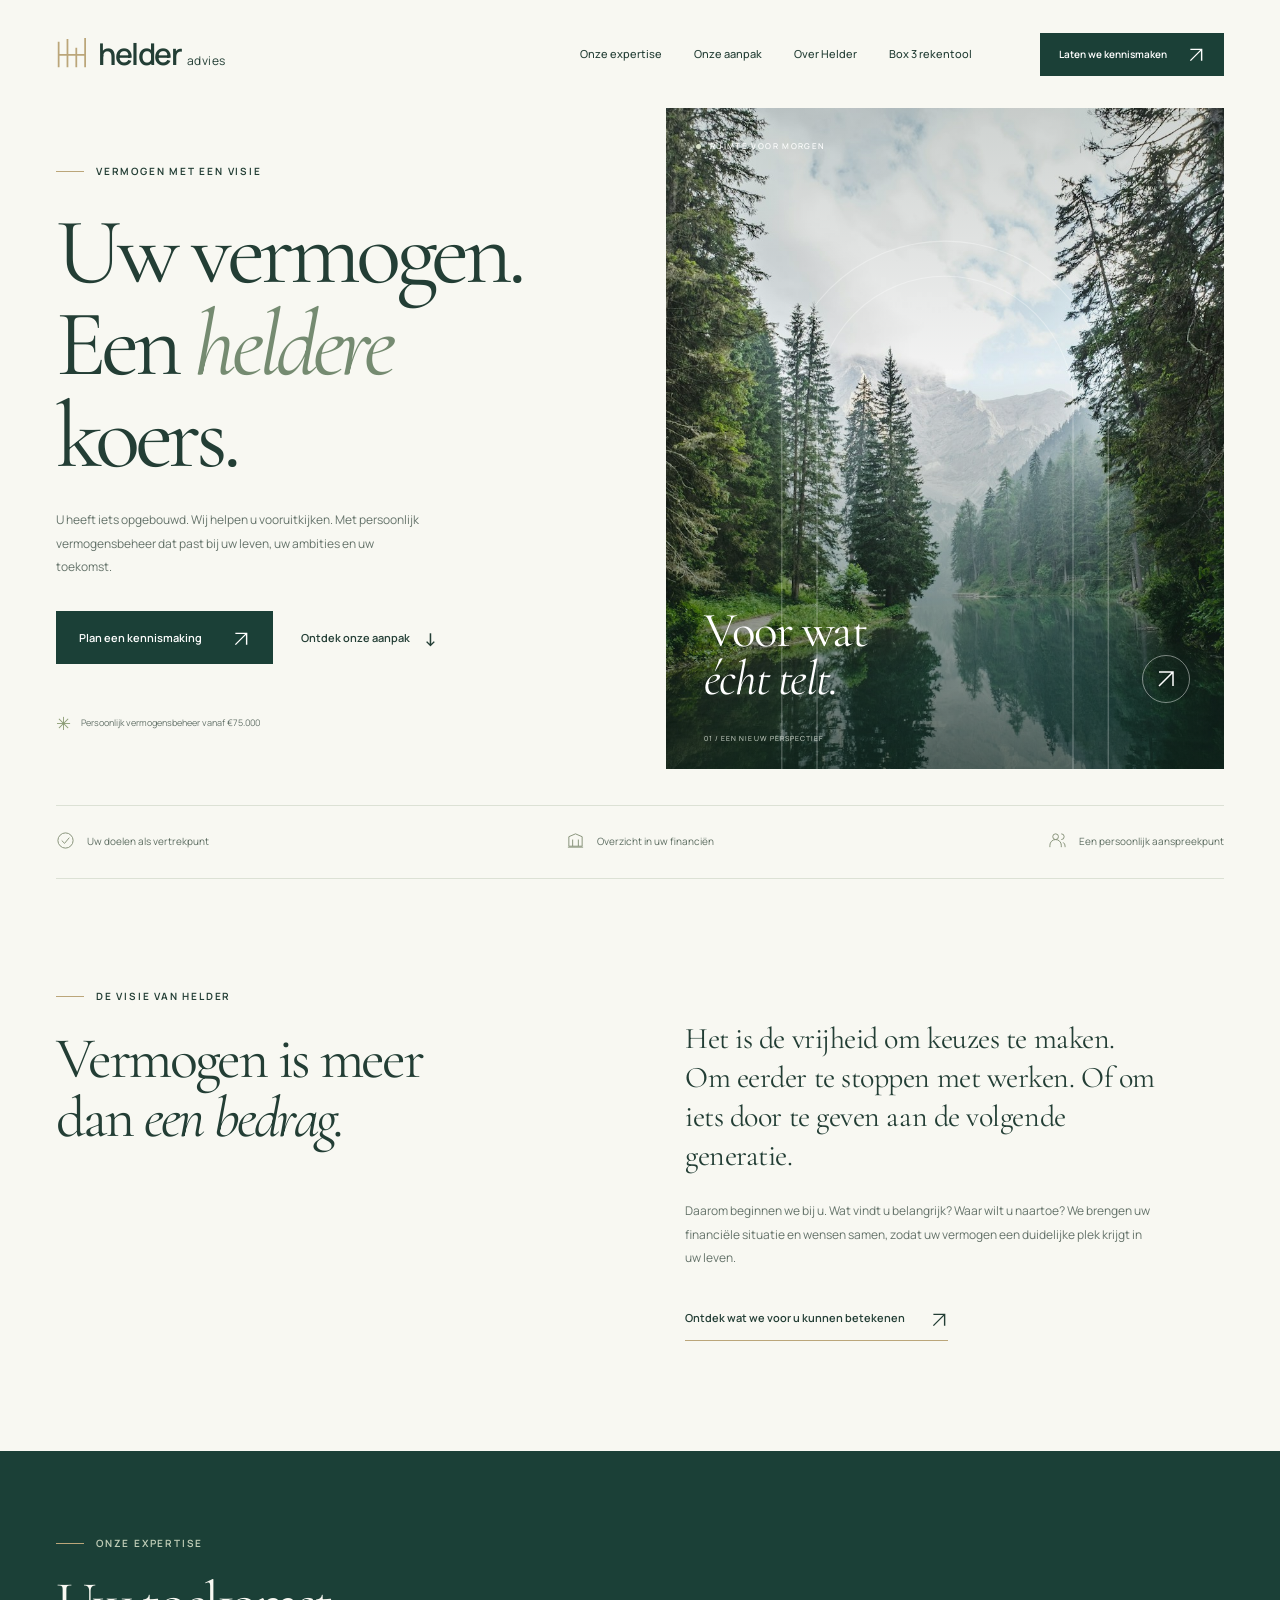
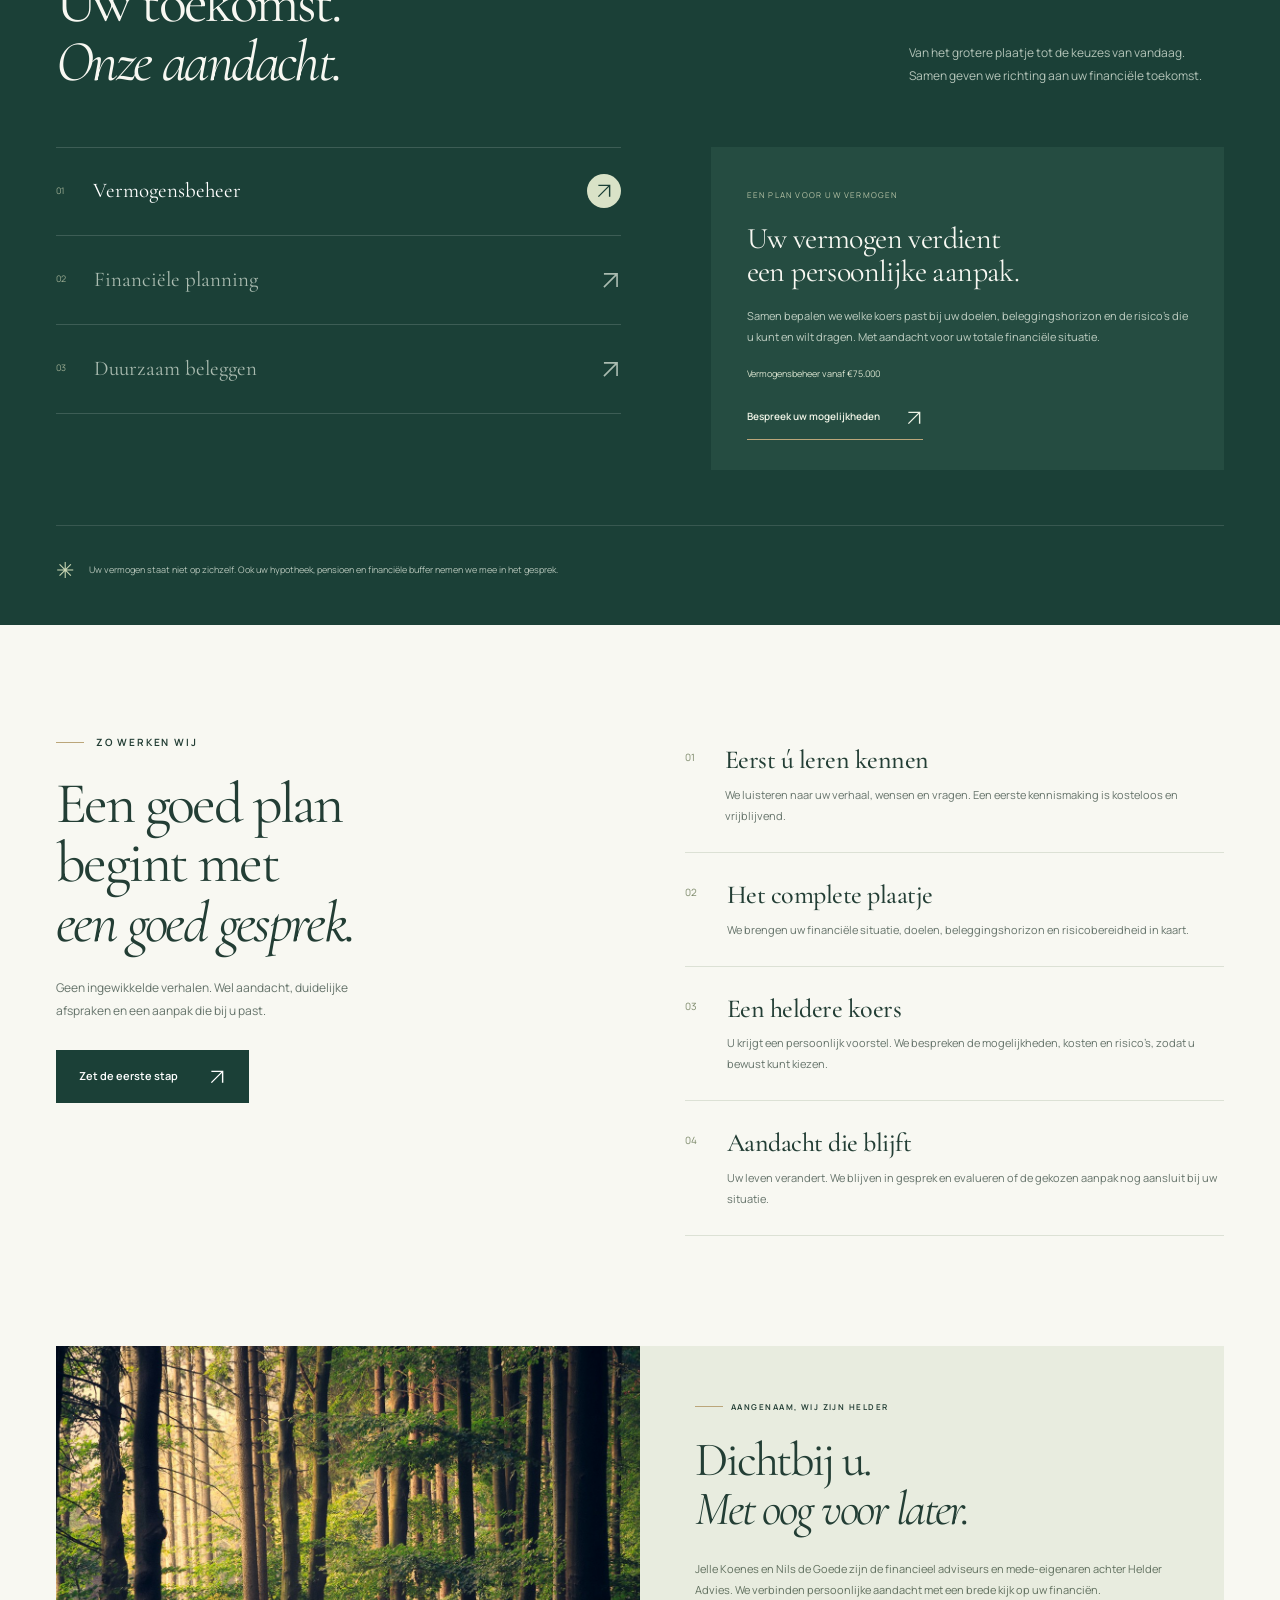
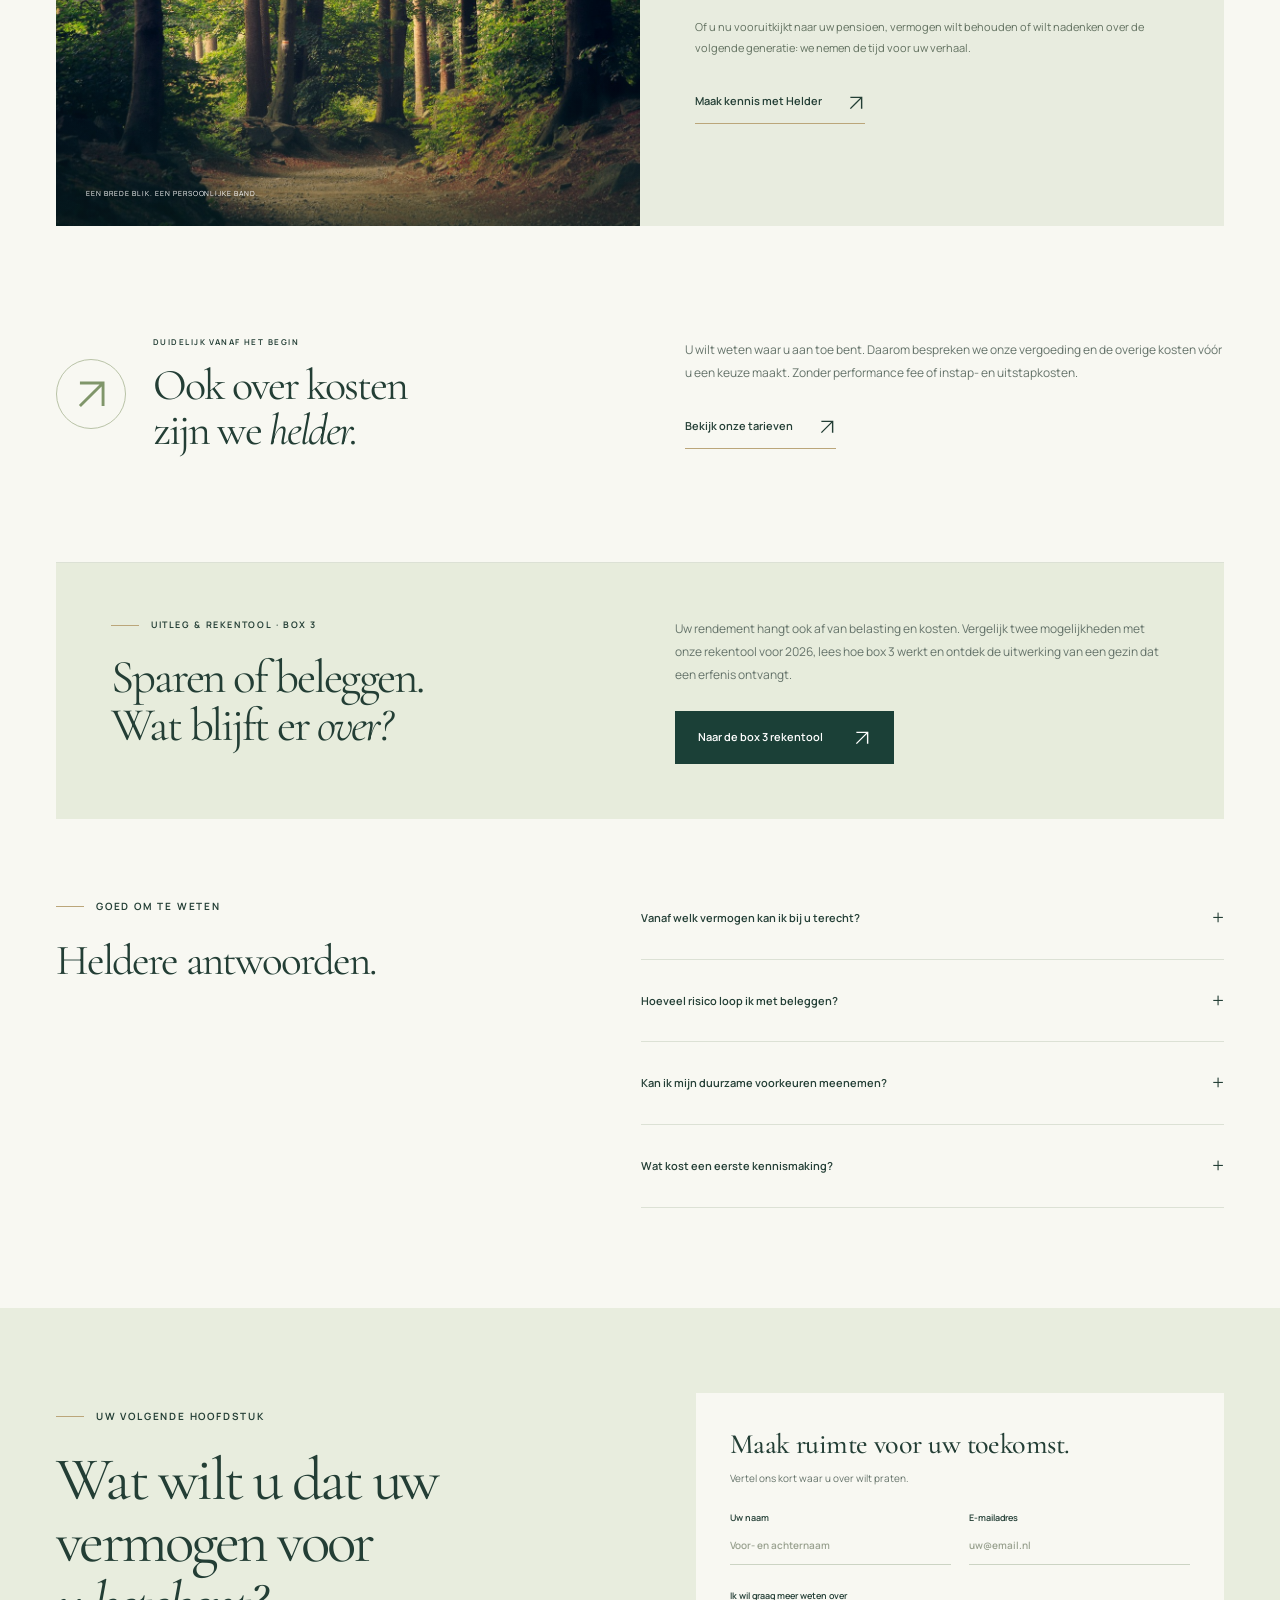
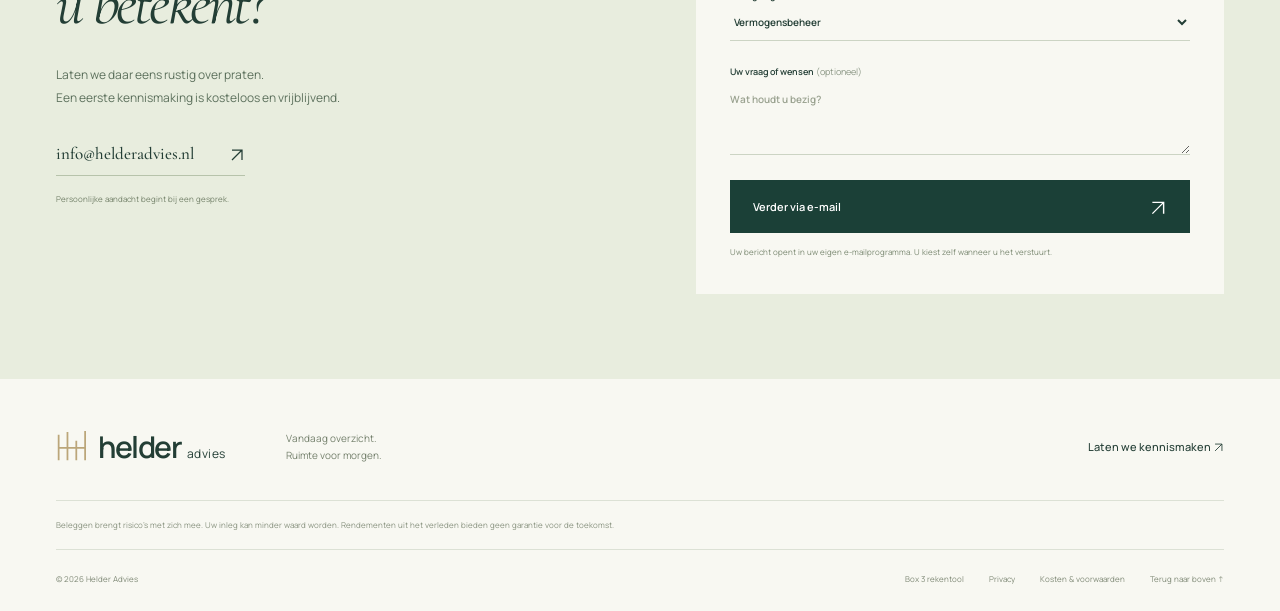
<file: index.html>
<!doctype html>
<html lang="nl">
<head>
  <meta charset="UTF-8">
  <meta name="viewport" content="width=device-width, initial-scale=1">
  <meta name="theme-color" content="#183f36">
  <title>Helder Advies — Uw vermogen. Een heldere koers.</title>
  <meta name="description" content="Persoonlijk vermogensbeheer vanaf €75.000. Helder Advies brengt uw vermogen, wensen en toekomstplannen samen in een heldere aanpak.">
  <link rel="icon" href="assets/favicon.svg" type="image/svg+xml">
  <link rel="stylesheet" href="styles.css">
  <link rel="stylesheet" href="box3.css">
  <script src="app.js" defer></script>
</head>
<body>
<a class="skip-link" href="#main">Naar de inhoud</a>
<header class="site-header">
  <div class="header-inner">
    <a class="brand" href="#" aria-label="Helder Advies — home">
      <svg class="brand-mark" width="34" height="38" viewBox="0 0 34 38" fill="none" aria-hidden="true"><path d="M3 34V5M13 34V2M23 34V12M33 34V1M3 20H33" stroke="currentColor" stroke-width="2"/></svg>
      <span class="brand-name">helder<span>advies</span></span>
    </a>
    <nav class="desktop-nav" aria-label="Hoofdnavigatie">
      <a href="#expertise">Onze expertise</a><a href="#werkwijze">Onze aanpak</a><a href="#over-ons">Over Helder</a><a href="box3.html">Box 3 rekentool</a>
    </nav>
    <a class="button button-small header-cta" href="#contact">Laten we kennismaken <span aria-hidden="true"><svg class="inline-arrow" viewBox="0 0 16 16" width="16" height="16" aria-hidden="true" fill="none"><path d="M3 13 13 3M3 3h10v10" stroke="currentColor" stroke-width="1.25"/></svg></span></a>
    <button class="menu-toggle" type="button" aria-label="Menu openen" aria-expanded="false" aria-controls="mobile-menu"><span></span><span></span></button>
  </div>
  <nav class="mobile-menu" id="mobile-menu" aria-label="Mobiele navigatie" hidden><a href="#expertise">Onze expertise</a><a href="#werkwijze">Onze aanpak</a><a href="#over-ons">Over Helder</a><a href="box3.html">Box 3 rekentool</a><a href="#contact">Laten we kennismaken <svg class="inline-arrow" viewBox="0 0 16 16" width="16" height="16" aria-hidden="true" fill="none"><path d="M3 13 13 3M3 3h10v10" stroke="currentColor" stroke-width="1.25"/></svg></a></nav>
</header>
<main id="main">
  <section class="hero section-shell" aria-labelledby="hero-title">
    <div class="hero-copy">
      <div class="eyebrow"><span class="tiny-line"></span> VERMOGEN MET EEN VISIE</div>
      <h1 id="hero-title">Uw vermogen.<br>Een <em>heldere</em><br>koers.</h1>
      <p class="hero-description">U heeft iets opgebouwd. Wij helpen u vooruitkijken. Met persoonlijk vermogensbeheer dat past bij uw leven, uw ambities en uw toekomst.</p>
      <div class="hero-actions"><a class="button" href="#contact">Plan een kennismaking <span aria-hidden="true"><svg class="inline-arrow" viewBox="0 0 16 16" width="16" height="16" aria-hidden="true" fill="none"><path d="M3 13 13 3M3 3h10v10" stroke="currentColor" stroke-width="1.25"/></svg></span></a><a class="text-link" href="#werkwijze">Ontdek onze aanpak <span aria-hidden="true">↓</span></a></div>
      <div class="hero-note"><span class="note-symbol" aria-hidden="true">✳</span> Persoonlijk vermogensbeheer vanaf €75.000</div>
    </div>
    <div class="hero-visual">
      <img src="assets/hero.jpg" alt="Een sereen bosmeer met groene dennen, weerspiegeling in het water en bergen op de achtergrond" fetchpriority="high" width="1200" height="1500">
      <div class="image-shade"></div>
      <div class="image-topline"><span class="image-dot"></span> RUIMTE VOOR MORGEN</div>
      <svg class="hero-orbit" viewBox="0 0 500 620" fill="none" aria-hidden="true"><path d="M97 630V245a153 153 0 0 1 306 0v385M130 630V245a120 120 0 0 1 240 0v385" stroke="white" stroke-opacity=".32" stroke-width="1"/></svg>
      <div class="image-caption"><span>Voor wat<br><em>écht telt.</em></span><a href="#visie" class="round-link" aria-label="Lees onze visie"><svg viewBox="0 0 24 24" width="24" height="24" aria-hidden="true"><path d="M5 19 19 5M5 5h14v14" fill="none" stroke="currentColor" stroke-width="1.5"/></svg></a></div>
      <span class="image-index">01 / EEN NIEUW PERSPECTIEF</span>
    </div>
  </section>
  <div class="principles section-shell" aria-label="Onze uitgangspunten">
    <div><svg width="19" height="19" viewBox="0 0 20 20" fill="none" aria-hidden="true"><circle cx="10" cy="10" r="8" stroke="currentColor"/><path d="m6 10 3 3 5-6" stroke="currentColor"/></svg><span>Uw doelen als vertrekpunt</span></div>
    <div><svg width="19" height="19" viewBox="0 0 20 20" fill="none" aria-hidden="true"><path d="M3 16V6l7-3 7 3v10H3ZM7 16V9m6 7V9M2 17h16" stroke="currentColor"/></svg><span>Overzicht in uw financiën</span></div>
    <div><svg width="19" height="19" viewBox="0 0 20 20" fill="none" aria-hidden="true"><circle cx="8" cy="6" r="3" stroke="currentColor"/><path d="M2 17v-2a6 6 0 0 1 12 0v2m0-14a3 3 0 0 1 0 6m2 3a5 5 0 0 1 2 4v1" stroke="currentColor"/></svg><span>Een persoonlijk aanspreekpunt</span></div>
  </div>
  <section class="vision section-shell section-space" id="visie" aria-labelledby="vision-title">
    <div class="vision-heading"><div class="eyebrow"><span class="tiny-line"></span> DE VISIE VAN HELDER</div><h2 id="vision-title">Vermogen is meer<br>dan <em>een bedrag.</em></h2></div>
    <div class="vision-copy"><p class="large-copy">Het is de vrijheid om keuzes te maken. Om eerder te stoppen met werken. Of om iets door te geven aan de volgende generatie.</p><p>Daarom beginnen we bij u. Wat vindt u belangrijk? Waar wilt u naartoe? We brengen uw financiële situatie en wensen samen, zodat uw vermogen een duidelijke plek krijgt in uw leven.</p><a class="inline-link" href="#expertise">Ontdek wat we voor u kunnen betekenen <span aria-hidden="true"><svg class="inline-arrow" viewBox="0 0 16 16" width="16" height="16" aria-hidden="true" fill="none"><path d="M3 13 13 3M3 3h10v10" stroke="currentColor" stroke-width="1.25"/></svg></span></a></div>
  </section>
  <section class="expertise" id="expertise" aria-labelledby="expertise-title">
    <div class="section-shell expertise-inner">
      <div class="section-top"><div><div class="eyebrow"><span class="tiny-line"></span> ONZE EXPERTISE</div><h2 id="expertise-title">Uw toekomst.<br><em>Onze aandacht.</em></h2></div><p>Van het grotere plaatje tot de keuzes van vandaag. Samen geven we richting aan uw financiële toekomst.</p></div>
      <div class="expertise-layout">
        <div class="service-tabs" role="tablist" aria-label="Onze expertise" aria-orientation="vertical">
          <button id="tab-vermogen" class="service-tab active" type="button" role="tab" aria-selected="true" aria-controls="service-panel" data-service="vermogen"><span class="tab-number">01</span><span>Vermogensbeheer</span><span class="tab-arrow" aria-hidden="true"><svg class="inline-arrow" viewBox="0 0 16 16" width="16" height="16" aria-hidden="true" fill="none"><path d="M3 13 13 3M3 3h10v10" stroke="currentColor" stroke-width="1.25"/></svg></span></button>
          <button id="tab-planning" class="service-tab" type="button" role="tab" aria-selected="false" aria-controls="service-panel" tabindex="-1" data-service="planning"><span class="tab-number">02</span><span>Financiële planning</span><span class="tab-arrow" aria-hidden="true"><svg class="inline-arrow" viewBox="0 0 16 16" width="16" height="16" aria-hidden="true" fill="none"><path d="M3 13 13 3M3 3h10v10" stroke="currentColor" stroke-width="1.25"/></svg></span></button>
          <button id="tab-duurzaam" class="service-tab" type="button" role="tab" aria-selected="false" aria-controls="service-panel" tabindex="-1" data-service="duurzaam"><span class="tab-number">03</span><span>Duurzaam beleggen</span><span class="tab-arrow" aria-hidden="true"><svg class="inline-arrow" viewBox="0 0 16 16" width="16" height="16" aria-hidden="true" fill="none"><path d="M3 13 13 3M3 3h10v10" stroke="currentColor" stroke-width="1.25"/></svg></span></button>
        </div>
        <div class="service-panel" id="service-panel" role="tabpanel" aria-labelledby="tab-vermogen" tabindex="0"><span class="panel-kicker" id="service-kicker">EEN PLAN VOOR UW VERMOGEN</span><h3 id="service-title">Uw vermogen verdient<br>een persoonlijke aanpak.</h3><p id="service-description">Samen bepalen we welke koers past bij uw doelen, beleggingshorizon en de risico’s die u kunt en wilt dragen. Met aandacht voor uw totale financiële situatie.</p><div class="service-detail" id="service-detail">Vermogensbeheer vanaf €75.000</div><a class="inline-link" href="#contact" id="service-link">Bespreek uw mogelijkheden <span aria-hidden="true"><svg class="inline-arrow" viewBox="0 0 16 16" width="16" height="16" aria-hidden="true" fill="none"><path d="M3 13 13 3M3 3h10v10" stroke="currentColor" stroke-width="1.25"/></svg></span></a></div>
      </div>
      <div class="expertise-foot"><span class="small-spark" aria-hidden="true">✳</span><p>Uw vermogen staat niet op zichzelf. Ook uw hypotheek, pensioen en financiële buffer nemen we mee in het gesprek.</p></div>
    </div>
  </section>
  <section class="approach section-shell section-space" id="werkwijze" aria-labelledby="approach-title">
    <div class="approach-intro"><div class="eyebrow"><span class="tiny-line"></span> ZO WERKEN WIJ</div><h2 id="approach-title">Een goed plan<br>begint met<br><em>een goed gesprek.</em></h2><p>Geen ingewikkelde verhalen. Wel aandacht, duidelijke afspraken en een aanpak die bij u past.</p><a class="button" href="#contact">Zet de eerste stap <span aria-hidden="true"><svg class="inline-arrow" viewBox="0 0 16 16" width="16" height="16" aria-hidden="true" fill="none"><path d="M3 13 13 3M3 3h10v10" stroke="currentColor" stroke-width="1.25"/></svg></span></a></div>
    <div class="steps"><article class="step"><span class="step-number">01</span><div><h3>Eerst ú leren kennen</h3><p>We luisteren naar uw verhaal, wensen en vragen. Een eerste kennismaking is kosteloos en vrijblijvend.</p></div></article><article class="step"><span class="step-number">02</span><div><h3>Het complete plaatje</h3><p>We brengen uw financiële situatie, doelen, beleggingshorizon en risicobereidheid in kaart.</p></div></article><article class="step"><span class="step-number">03</span><div><h3>Een heldere koers</h3><p>U krijgt een persoonlijk voorstel. We bespreken de mogelijkheden, kosten en risico’s, zodat u bewust kunt kiezen.</p></div></article><article class="step"><span class="step-number">04</span><div><h3>Aandacht die blijft</h3><p>Uw leven verandert. We blijven in gesprek en evalueren of de gekozen aanpak nog aansluit bij uw situatie.</p></div></article></div>
  </section>
  <section class="about section-shell" id="over-ons" aria-labelledby="about-title">
    <div class="about-image"><img src="assets/forest.jpg" alt="Een rustig wandelpad door een bos met warm zonlicht" width="1400" height="1000" loading="lazy"><div class="photo-label">EEN BREDE BLIK. EEN PERSOONLIJKE BAND.</div></div>
    <div class="about-copy"><div class="eyebrow"><span class="tiny-line"></span> AANGENAAM, WIJ ZIJN HELDER</div><h2 id="about-title">Dichtbij u.<br><em>Met oog voor later.</em></h2><p>Jelle Koenes en Nils de Goede zijn de financieel adviseurs en mede-eigenaren achter Helder Advies. We verbinden persoonlijke aandacht met een brede kijk op uw financiën.</p><p>Of u nu vooruitkijkt naar uw pensioen, vermogen wilt behouden of wilt nadenken over de volgende generatie: we nemen de tijd voor uw verhaal.</p><a class="inline-link" href="#contact">Maak kennis met Helder <span aria-hidden="true"><svg class="inline-arrow" viewBox="0 0 16 16" width="16" height="16" aria-hidden="true" fill="none"><path d="M3 13 13 3M3 3h10v10" stroke="currentColor" stroke-width="1.25"/></svg></span></a></div>
  </section>
  <section class="fees section-shell section-space" aria-labelledby="fees-title"><div class="fees-identity"><span class="fees-symbol" aria-hidden="true"><svg class="inline-arrow" viewBox="0 0 16 16" width="16" height="16" aria-hidden="true" fill="none"><path d="M3 13 13 3M3 3h10v10" stroke="currentColor" stroke-width="1.25"/></svg></span><div><div class="eyebrow">DUIDELIJK VANAF HET BEGIN</div><h2 id="fees-title">Ook over kosten<br>zijn we <em>helder.</em></h2></div></div><div class="fees-copy"><p>U wilt weten waar u aan toe bent. Daarom bespreken we onze vergoeding en de overige kosten vóór u een keuze maakt. Zonder performance fee of instap- en uitstapkosten.</p><button class="inline-link" type="button" data-open-dialog="tariffs">Bekijk onze tarieven <span aria-hidden="true"><svg class="inline-arrow" viewBox="0 0 16 16" width="16" height="16" aria-hidden="true" fill="none"><path d="M3 13 13 3M3 3h10v10" stroke="currentColor" stroke-width="1.25"/></svg></span></button></div></section>
  <section class="box3-home-promo section-shell" aria-labelledby="box3-promo-title"><div><div class="eyebrow"><span class="tiny-line"></span> UITLEG & REKENTOOL · BOX 3</div><h2 id="box3-promo-title">Sparen of beleggen.<br>Wat blijft er <em>over?</em></h2></div><div><p>Uw rendement hangt ook af van belasting en kosten. Vergelijk twee mogelijkheden met onze rekentool voor 2026, lees hoe box 3 werkt en ontdek de uitwerking van een gezin dat een erfenis ontvangt.</p><a class="button" href="box3.html">Naar de box 3 rekentool <span aria-hidden="true"><svg class="inline-arrow" viewBox="0 0 16 16" width="16" height="16" aria-hidden="true" fill="none"><path d="M3 13 13 3M3 3h10v10" stroke="currentColor" stroke-width="1.25"/></svg></span></a></div></section>
  <section class="faq section-shell" aria-labelledby="faq-title"><div><div class="eyebrow"><span class="tiny-line"></span> GOED OM TE WETEN</div><h2 id="faq-title">Heldere antwoorden.</h2></div><div class="faq-list"><details><summary>Vanaf welk vermogen kan ik bij u terecht?<span aria-hidden="true">+</span></summary><p>Ons vermogensbeheer is beschikbaar vanaf €75.000. Tijdens de kennismaking bekijken we samen of onze dienstverlening aansluit bij uw wensen en financiële situatie.</p></details><details><summary>Hoeveel risico loop ik met beleggen?<span aria-hidden="true">+</span></summary><p>Beleggen brengt risico’s met zich mee. De waarde van uw beleggingen kan stijgen en dalen en u kunt (een deel van) uw inleg verliezen. We bespreken uw financiële buffer, beleggingshorizon en risicobereidheid voordat u besluit.</p></details><details><summary>Kan ik mijn duurzame voorkeuren meenemen?<span aria-hidden="true">+</span></summary><p>Ja. We bespreken wat duurzaamheid voor u betekent en welke mogelijkheden passen bij uw voorkeuren. Daarbij leggen we de gebruikte criteria en beperkingen uit. Duurzaam beleggen biedt geen garantie op rendement of maatschappelijke impact.</p></details><details><summary>Wat kost een eerste kennismaking?<span aria-hidden="true">+</span></summary><p>Een eerste kennismaking is kosteloos en vrijblijvend. We bespreken uw vragen en verwachtingen en bekijken samen of we iets voor u kunnen betekenen.</p></details></div></section>
  <section class="contact" id="contact" aria-labelledby="contact-title"><div class="section-shell contact-inner"><div class="contact-copy"><div class="eyebrow"><span class="tiny-line"></span> UW VOLGENDE HOOFDSTUK</div><h2 id="contact-title">Wat wilt u dat uw<br>vermogen voor<br><em>u betekent?</em></h2><p>Laten we daar eens rustig over praten.<br>Een eerste kennismaking is kosteloos en vrijblijvend.</p><a class="contact-email" href="mailto:info@helderadvies.nl">info@helderadvies.nl <span aria-hidden="true"><svg class="inline-arrow" viewBox="0 0 16 16" width="16" height="16" aria-hidden="true" fill="none"><path d="M3 13 13 3M3 3h10v10" stroke="currentColor" stroke-width="1.25"/></svg></span></a><span class="contact-note">Persoonlijke aandacht begint bij een gesprek.</span></div><form class="contact-form" id="contact-form"><h3>Maak ruimte voor uw toekomst.</h3><p>Vertel ons kort waar u over wilt praten.</p><div class="form-row"><label for="name">Uw naam<input id="name" name="name" placeholder="Voor- en achternaam" autocomplete="name" required maxlength="120"></label><label for="email">E-mailadres<input id="email" name="email" type="email" placeholder="uw@email.nl" autocomplete="email" required maxlength="180"></label></div><label for="topic">Ik wil graag meer weten over<select id="topic" name="topic"><option>Vermogensbeheer</option><option>Financiële planning</option><option>Duurzaam beleggen</option><option>Mijn pensioen</option><option>Een andere financiële vraag</option></select></label><label for="message">Uw vraag of wensen <span class="optional">(optioneel)</span><textarea id="message" name="message" placeholder="Wat houdt u bezig?" rows="3" maxlength="2000"></textarea></label><button class="button" type="submit">Verder via e-mail <span aria-hidden="true"><svg class="inline-arrow" viewBox="0 0 16 16" width="16" height="16" aria-hidden="true" fill="none"><path d="M3 13 13 3M3 3h10v10" stroke="currentColor" stroke-width="1.25"/></svg></span></button><p class="form-help">Uw bericht opent in uw eigen e-mailprogramma. U kiest zelf wanneer u het verstuurt.</p><p class="form-status" id="form-status" role="status" hidden></p></form></div></section>
</main>
<footer class="site-footer section-shell"><div class="footer-main"><a class="brand" href="#" aria-label="Helder Advies — naar boven"><svg class="brand-mark" width="34" height="38" viewBox="0 0 34 38" fill="none" aria-hidden="true"><path d="M3 34V5M13 34V2M23 34V12M33 34V1M3 20H33" stroke="currentColor" stroke-width="2"/></svg><span class="brand-name">helder<span>advies</span></span></a><p>Vandaag overzicht.<br>Ruimte voor morgen.</p><a href="#contact" class="footer-contact">Laten we kennismaken <svg class="inline-arrow" viewBox="0 0 16 16" width="16" height="16" aria-hidden="true" fill="none"><path d="M3 13 13 3M3 3h10v10" stroke="currentColor" stroke-width="1.25"/></svg></a></div><div class="risk-note">Beleggen brengt risico’s met zich mee. Uw inleg kan minder waard worden. Rendementen uit het verleden bieden geen garantie voor de toekomst.</div><div class="footer-bottom"><span>© <span id="year">2026</span> Helder Advies</span><div><a href="box3.html">Box 3 rekentool</a><button type="button" data-open-dialog="privacy">Privacy</button><button type="button" data-open-dialog="tariffs">Kosten & voorwaarden</button><a href="#" aria-label="Terug naar boven">Terug naar boven ↑</a></div></div></footer>
<dialog id="tariffs" class="info-dialog" aria-labelledby="tariffs-title"><div class="dialog-inner"><button class="dialog-close" type="button" aria-label="Venster sluiten">×</button><div class="eyebrow">DUIDELIJKE AFSPRAKEN</div><h2 id="tariffs-title">Onze tarieven.</h2><p>De jaarlijkse vergoeding voor vermogensbeheer is afhankelijk van uw belegd vermogen. Onderstaande percentages zijn inclusief btw.</p><table><thead><tr><th>Belegd vermogen</th><th>Per jaar</th></tr></thead><tbody><tr><td>€75.000 – €250.000</td><td>1,00%</td></tr><tr><td>€250.000 – €500.000</td><td>0,85%</td></tr><tr><td>€500.000 – €1.000.000</td><td>0,70%</td></tr><tr><td>Boven €1.000.000</td><td>0,55%</td></tr></tbody></table><p>Fondskosten en transactiekosten van derden komen hier nog bij. Er is geen performance fee en er zijn geen instap-, uitstap- of opzegkosten. Facturatie vindt per kwartaal achteraf plaats.</p><p>In uw persoonlijke voorstel leggen we de exacte berekening en totale kosten vast.</p><a class="inline-link" href="https://www.helderadvies.eu/kosten-en-voorwaarden" target="_blank" rel="noopener noreferrer">Lees de volledige kosten en voorwaarden <span aria-hidden="true"><svg class="inline-arrow" viewBox="0 0 16 16" width="16" height="16" aria-hidden="true" fill="none"><path d="M3 13 13 3M3 3h10v10" stroke="currentColor" stroke-width="1.25"/></svg></span></a><a class="button dialog-cta" href="#contact">Bespreek uw situatie <span aria-hidden="true"><svg class="inline-arrow" viewBox="0 0 16 16" width="16" height="16" aria-hidden="true" fill="none"><path d="M3 13 13 3M3 3h10v10" stroke="currentColor" stroke-width="1.25"/></svg></span></a></div></dialog>
<dialog id="privacy" class="info-dialog" aria-labelledby="privacy-title"><div class="dialog-inner"><button class="dialog-close" type="button" aria-label="Venster sluiten">×</button><div class="eyebrow">UW GEGEVENS</div><h2 id="privacy-title">Privacy.</h2><p>Dit ontwerp gebruikt geen trackingcookies of externe analyseprogramma’s. De afbeeldingen en lettertypen worden lokaal geladen.</p><p>Het kennismakingsformulier slaat uw gegevens niet op en verstuurt ze niet automatisch. Het maakt een conceptbericht in uw eigen e-mailprogramma. Pas wanneer u dit zelf verstuurt, deelt u de inhoud met Helder Advies.</p><p>De privacyverklaring van Helder Advies vindt u op de bestaande website. Neem voor vragen contact op via <a href="mailto:info@helderadvies.nl">info@helderadvies.nl</a>.</p><a class="inline-link" href="https://www.helderadvies.eu/privacy-en-klachten" target="_blank" rel="noopener noreferrer">Lees de privacyverklaring <span aria-hidden="true"><svg class="inline-arrow" viewBox="0 0 16 16" width="16" height="16" aria-hidden="true" fill="none"><path d="M3 13 13 3M3 3h10v10" stroke="currentColor" stroke-width="1.25"/></svg></span></a></div></dialog>
</body>
</html>
</file>
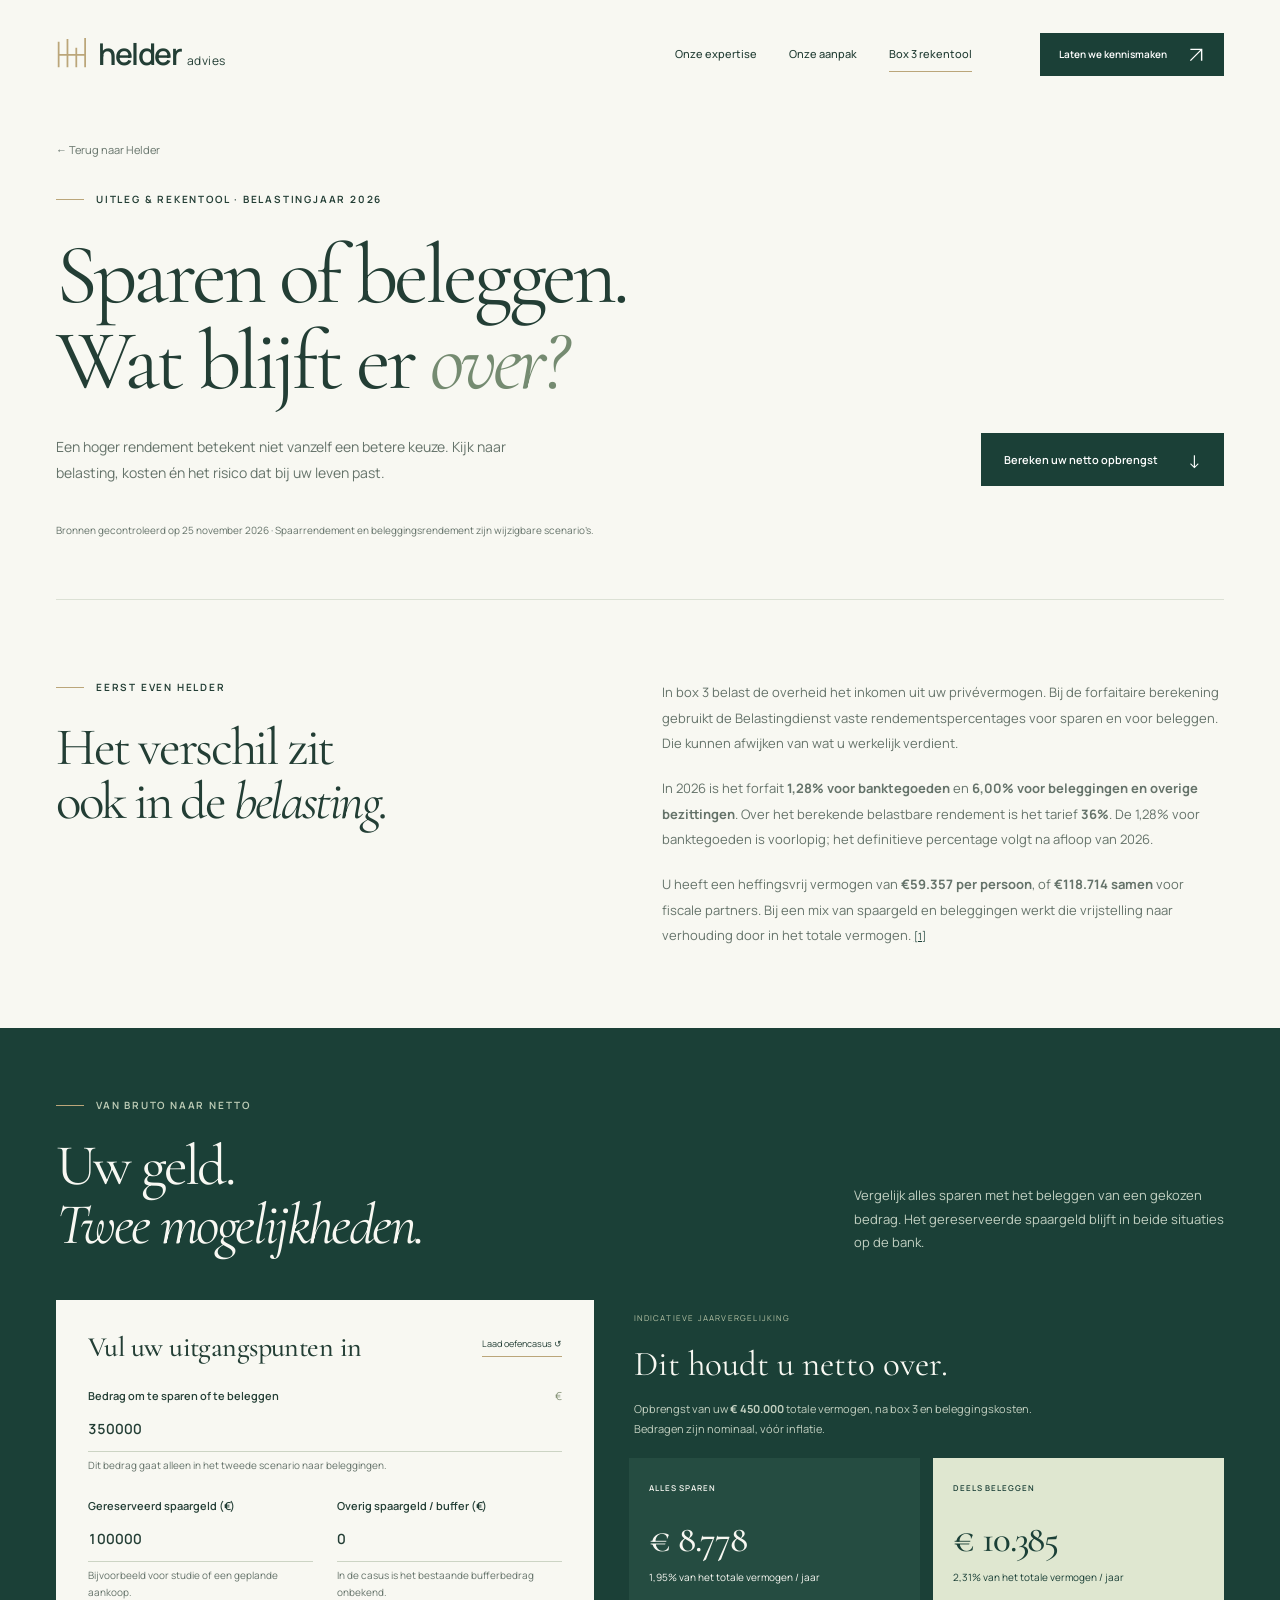
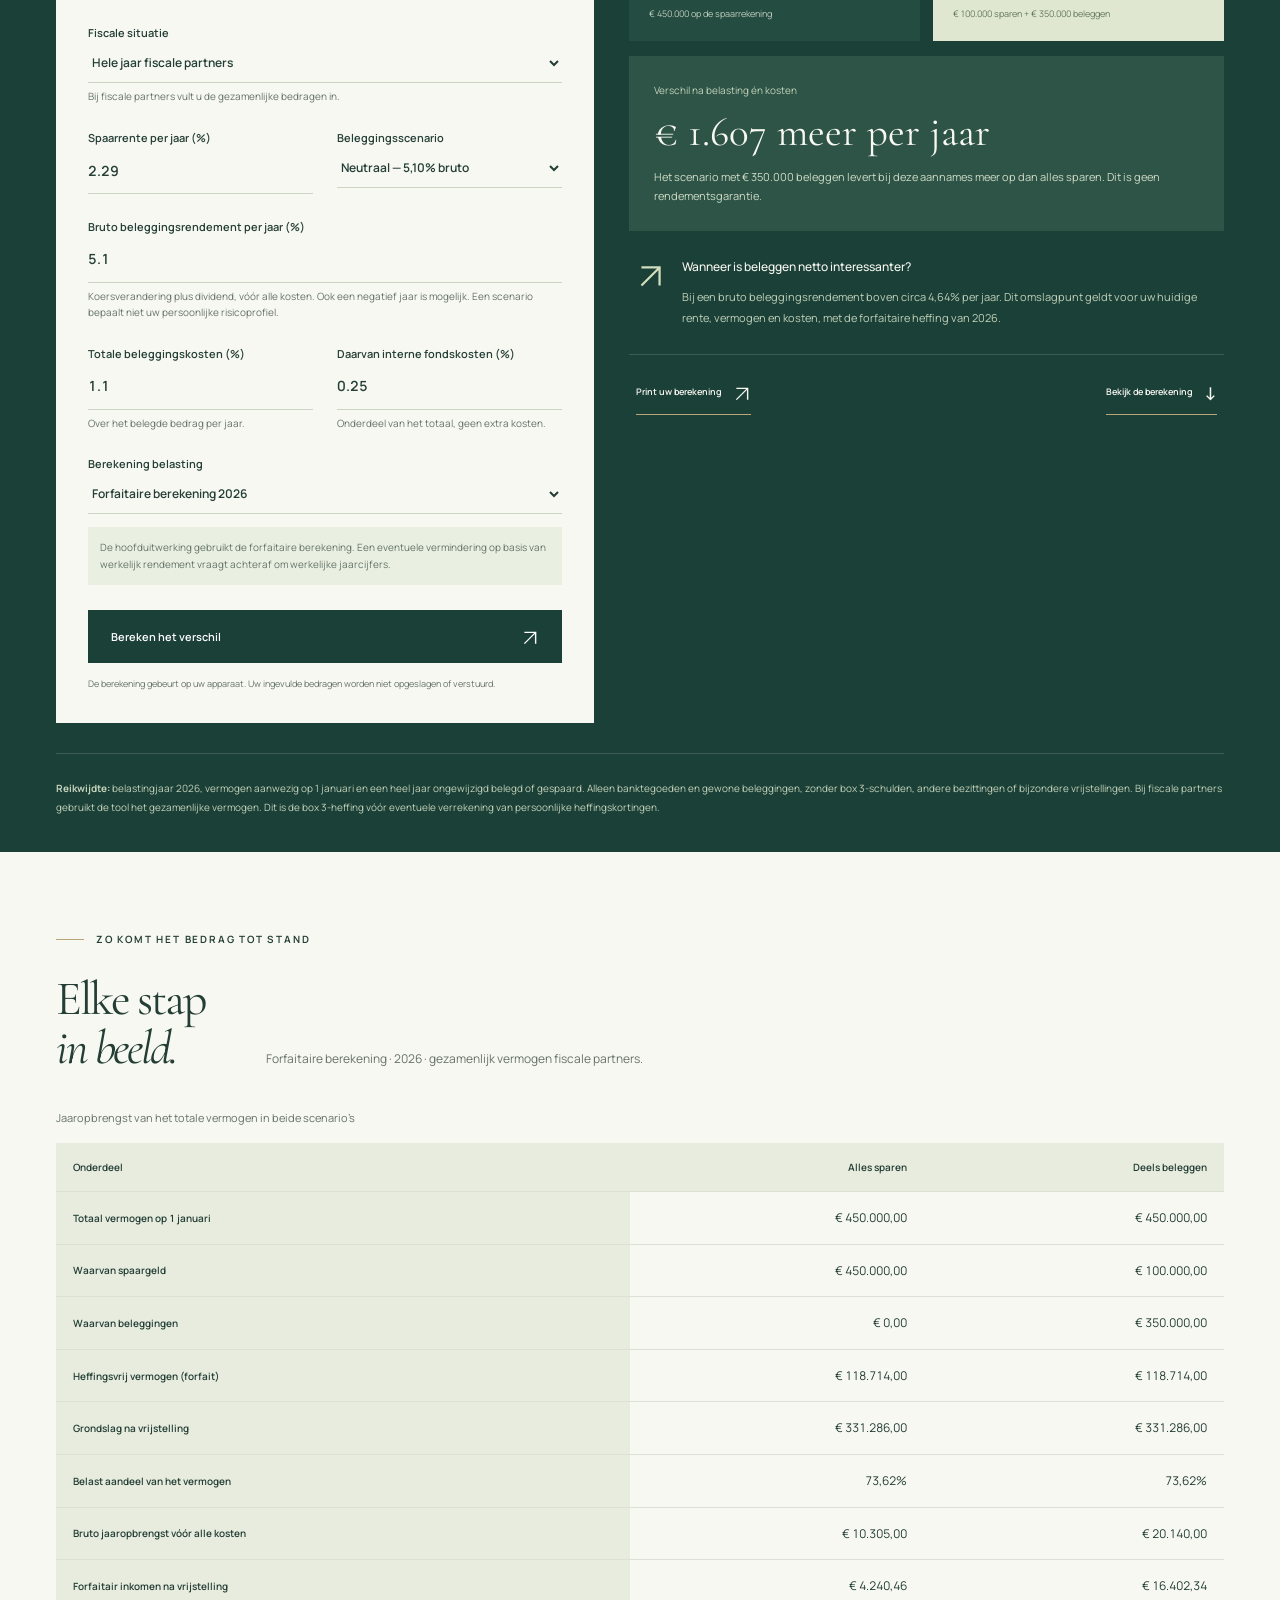
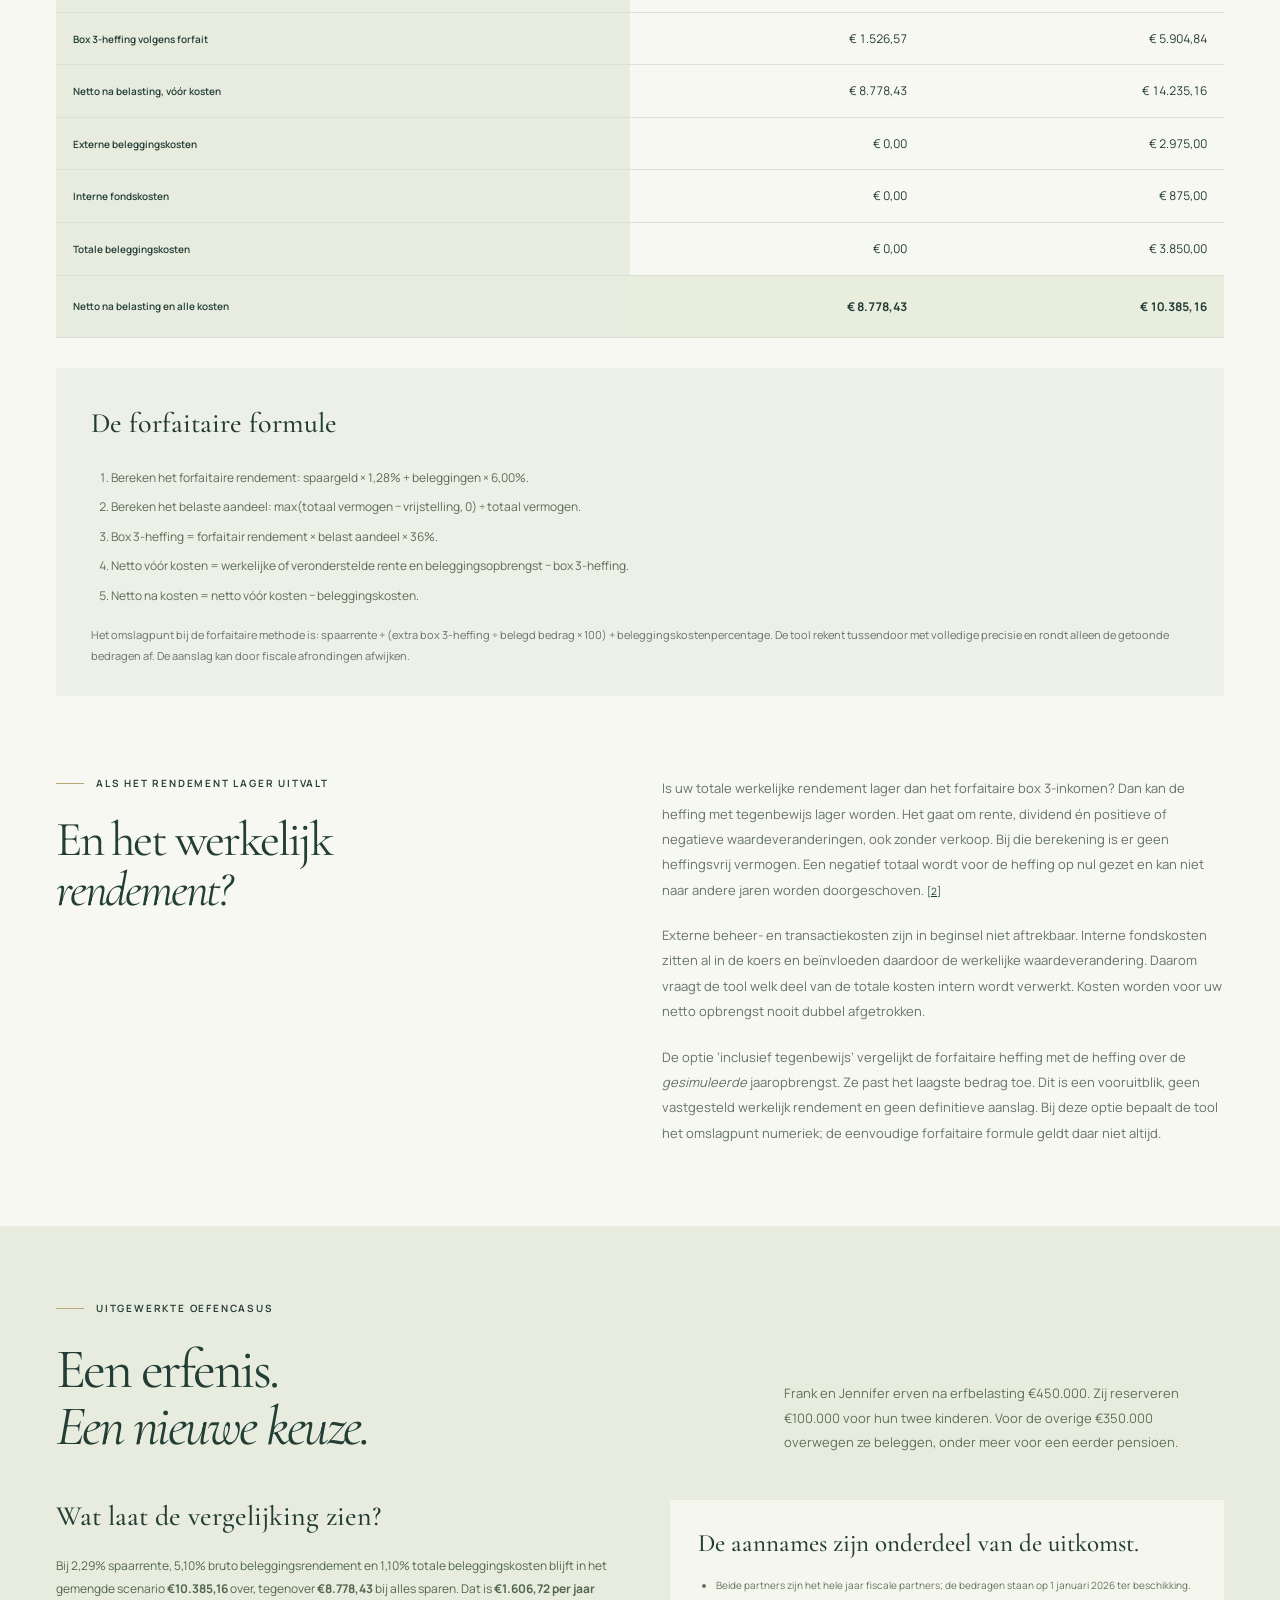
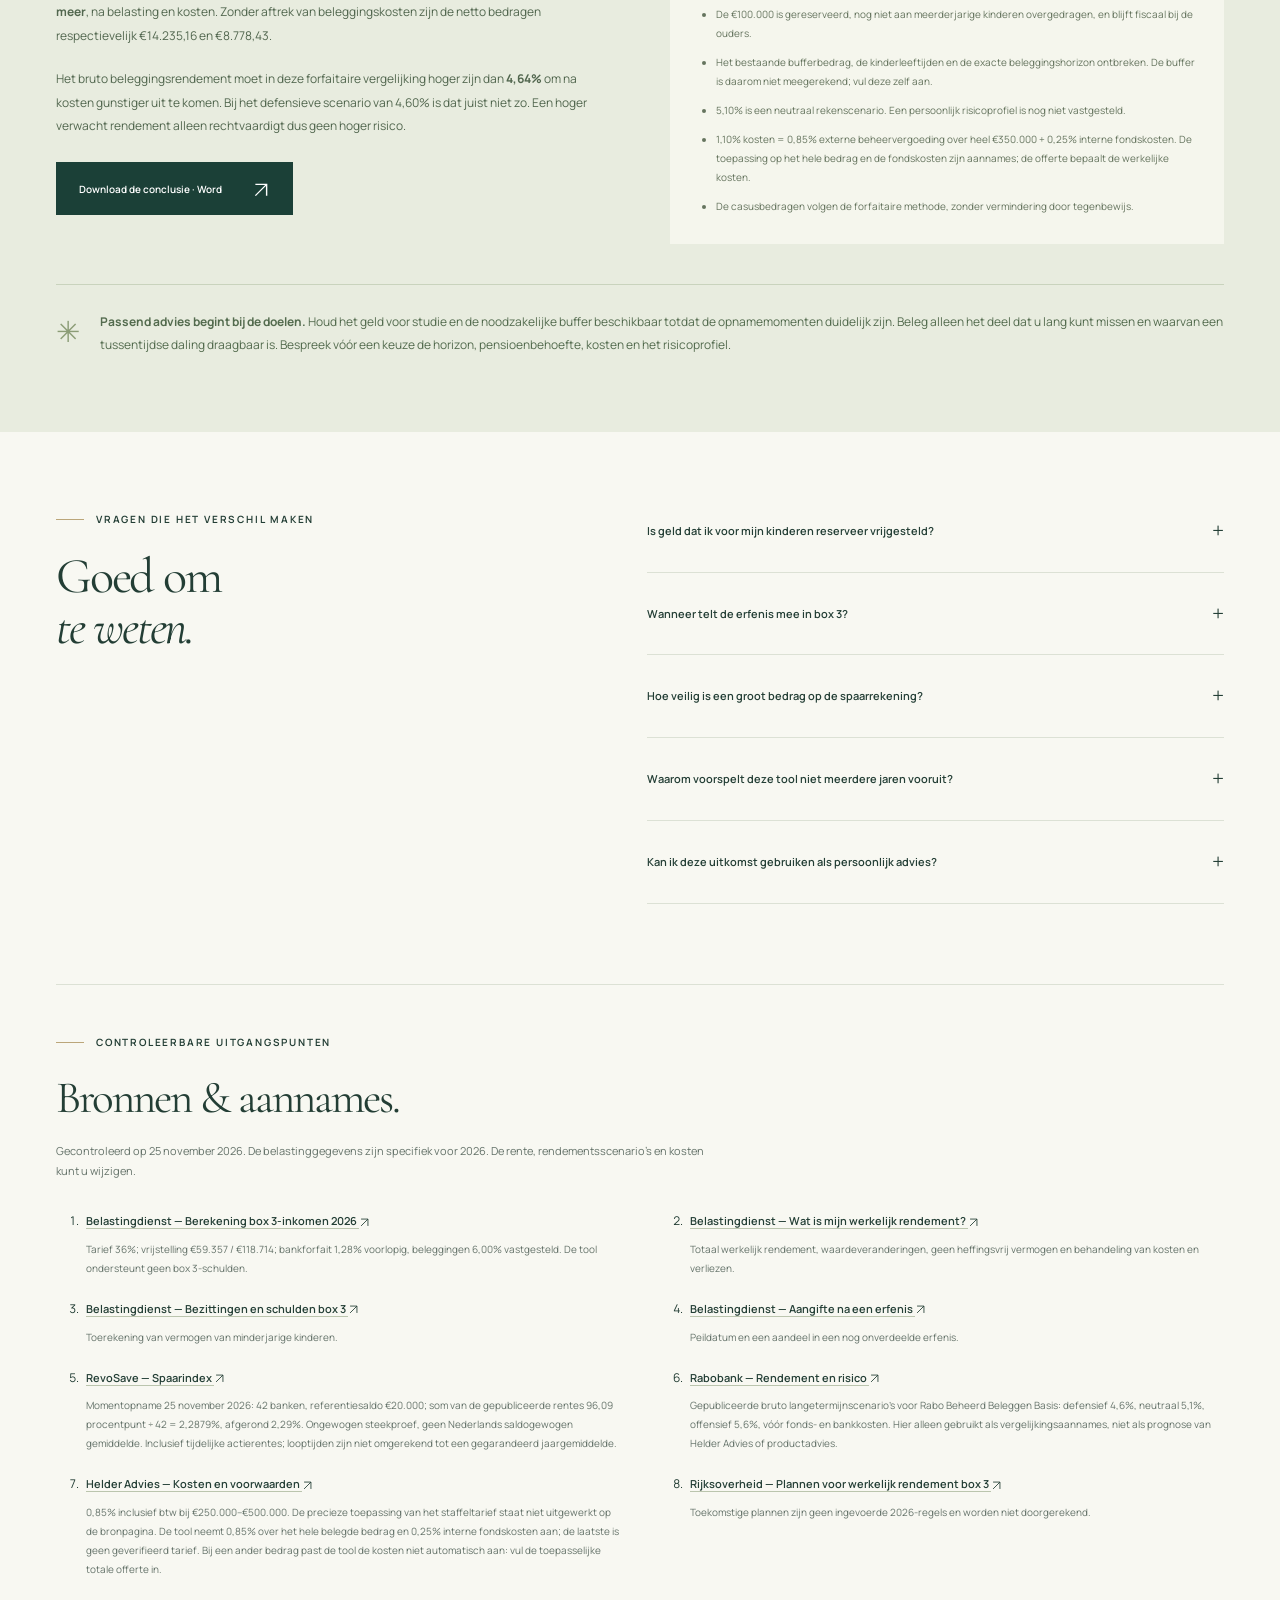
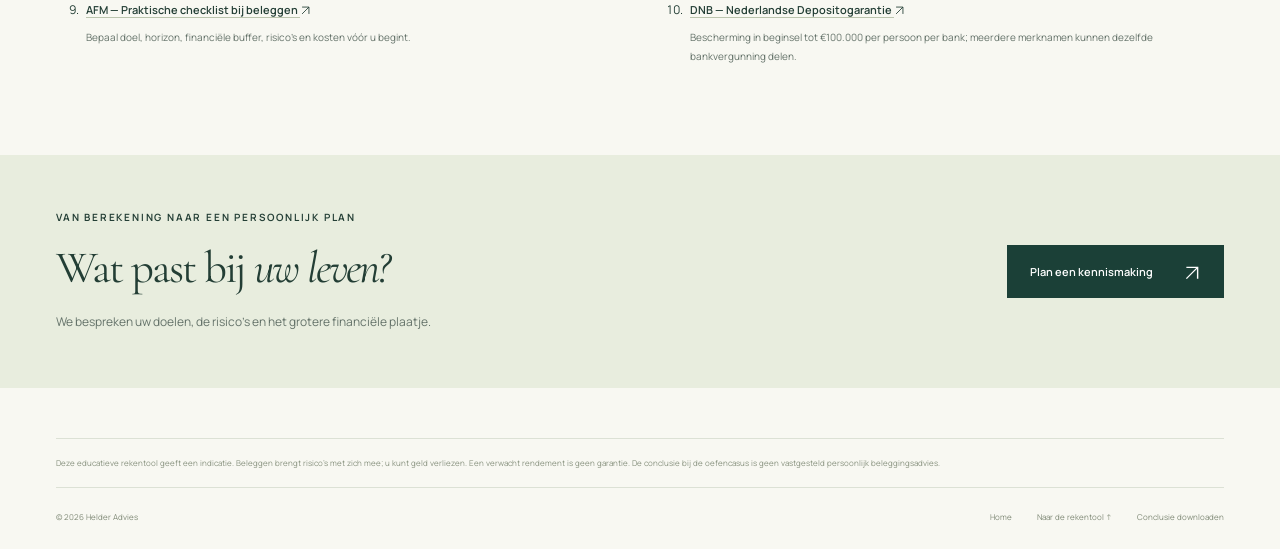
<file: box3.html>
<!doctype html>
<html lang="nl">
<head>
<meta charset="UTF-8"><meta name="viewport" content="width=device-width,initial-scale=1"><meta name="theme-color" content="#183f36">
<title>Sparen of beleggen in box 3 — uitleg en rekentool | Helder Advies</title>
<meta name="description" content="Vergelijk sparen en beleggen na box 3-belasting en kosten. Met rekentool 2026, uitleg over de vrijstelling en een uitgewerkte oefencasus.">
<link rel="icon" href="assets/favicon.svg" type="image/svg+xml"><link rel="stylesheet" href="styles.css"><link rel="stylesheet" href="box3.css"><script src="app.js" defer></script><script type="module" src="box3.js"></script>
</head>
<body>
<a class="skip-link" href="#main">Naar de inhoud</a>
<header class="site-header"><div class="header-inner"><a class="brand" href="index.html" aria-label="Helder Advies — home"><svg class="brand-mark" width="34" height="38" viewBox="0 0 34 38" fill="none" aria-hidden="true"><path d="M3 34V5M13 34V2M23 34V12M33 34V1M3 20H33" stroke="currentColor" stroke-width="2"/></svg><span class="brand-name">helder<span>advies</span></span></a><nav class="desktop-nav" aria-label="Hoofdnavigatie"><a href="index.html#expertise">Onze expertise</a><a href="index.html#werkwijze">Onze aanpak</a><a href="box3.html" aria-current="page">Box 3 rekentool</a></nav><a class="button button-small header-cta" href="index.html#contact">Laten we kennismaken <span aria-hidden="true"><svg class="inline-arrow" viewBox="0 0 16 16" width="16" height="16" aria-hidden="true" fill="none"><path d="M3 13 13 3M3 3h10v10" stroke="currentColor" stroke-width="1.25"/></svg></span></a><button class="menu-toggle" type="button" aria-label="Menu openen" aria-expanded="false" aria-controls="mobile-menu"><span></span><span></span></button></div><nav class="mobile-menu" id="mobile-menu" aria-label="Mobiele navigatie" hidden><a href="index.html#expertise">Onze expertise</a><a href="index.html#werkwijze">Onze aanpak</a><a href="box3.html" aria-current="page">Box 3 rekentool</a><a href="index.html#contact">Laten we kennismaken <svg class="inline-arrow" viewBox="0 0 16 16" width="16" height="16" aria-hidden="true" fill="none"><path d="M3 13 13 3M3 3h10v10" stroke="currentColor" stroke-width="1.25"/></svg></a></nav></header>
<main id="main">
<section class="box3-hero section-shell"><a class="back-link" href="index.html">← Terug naar Helder</a><div class="eyebrow"><span class="tiny-line"></span> UITLEG & REKENTOOL · BELASTINGJAAR 2026</div><h1>Sparen of beleggen.<br>Wat blijft er <em>over?</em></h1><div class="box3-hero-bottom"><p>Een hoger rendement betekent niet vanzelf een betere keuze. Kijk naar belasting, kosten én het risico dat bij uw leven past.</p><a class="button" href="#rekentool">Bereken uw netto opbrengst <span aria-hidden="true">↓</span></a></div><div class="data-date">Bronnen gecontroleerd op 25 november 2026 · Spaarrendement en beleggingsrendement zijn wijzigbare scenario’s.</div></section>
<section class="box3-intro section-shell" aria-labelledby="uitleg-title"><div><div class="eyebrow"><span class="tiny-line"></span> EERST EVEN HELDER</div><h2 id="uitleg-title">Het verschil zit<br>ook in de <em>belasting.</em></h2></div><div><p>In box 3 belast de overheid het inkomen uit uw privévermogen. Bij de forfaitaire berekening gebruikt de Belastingdienst vaste rendementspercentages voor sparen en voor beleggen. Die kunnen afwijken van wat u werkelijk verdient.</p><p>In 2026 is het forfait <strong>1,28% voor banktegoeden</strong> en <strong>6,00% voor beleggingen en overige bezittingen</strong>. Over het berekende belastbare rendement is het tarief <strong>36%</strong>. De 1,28% voor banktegoeden is voorlopig; het definitieve percentage volgt na afloop van 2026.</p><p>U heeft een heffingsvrij vermogen van <strong>€59.357 per persoon</strong>, of <strong>€118.714 samen</strong> voor fiscale partners. Bij een mix van spaargeld en beleggingen werkt die vrijstelling naar verhouding door in het totale vermogen. <a class="source-ref" href="#bron-belasting">[1]</a></p></div></section>
<section class="calculator-band" id="rekentool" aria-labelledby="calculator-title"><div class="section-shell"><div class="calculator-heading"><div><div class="eyebrow"><span class="tiny-line"></span> VAN BRUTO NAAR NETTO</div><h2 id="calculator-title">Uw geld.<br><em>Twee mogelijkheden.</em></h2></div><p>Vergelijk alles sparen met het beleggen van een gekozen bedrag. Het gereserveerde spaargeld blijft in beide situaties op de bank.</p></div>
<noscript><p class="scope-note">Voor deze rekentool is JavaScript nodig. De uitleg en uitgewerkte casus hieronder blijven leesbaar.</p></noscript>
<div class="calculator-layout"><form id="box3-form" class="calculator-form"><fieldset id="calculator-inputs" disabled><div class="form-heading"><h3>Vul uw uitgangspunten in</h3><button type="button" class="reset-case" id="load-case">Laad oefencasus ↺</button></div>
<label for="capital">Bedrag om te sparen of te beleggen <span class="field-unit">€</span><input id="capital" name="capital" type="number" inputmode="decimal" min="1" max="100000000" step="0.01" value="350000" required><small>Dit bedrag gaat alleen in het tweede scenario naar beleggingen.</small></label>
<div class="calculator-fields"><label for="reserved-savings">Gereserveerd spaargeld (€)<input id="reserved-savings" name="reservedSavings" type="number" inputmode="decimal" min="0" max="100000000" step="0.01" value="100000" required><small>Bijvoorbeeld voor studie of een geplande aankoop.</small></label><label for="other-savings">Overig spaargeld / buffer (€)<input id="other-savings" name="otherSavings" type="number" inputmode="decimal" min="0" max="100000000" step="0.01" value="0" required><small>In de casus is het bestaande bufferbedrag onbekend.</small></label></div>
<label for="partner">Fiscale situatie<select id="partner" name="partner"><option value="yes">Hele jaar fiscale partners</option><option value="no">Geen fiscale partner</option></select><small>Bij fiscale partners vult u de gezamenlijke bedragen in.</small></label>
<div class="calculator-fields"><label for="savings-rate">Spaarrente per jaar (%)<input id="savings-rate" name="savingsRate" type="number" inputmode="decimal" min="0" max="20" step="0.01" value="2.29" required></label><label for="profile">Beleggingsscenario<select id="profile" name="profile"><option value="defensive">Defensief — 4,60% bruto</option><option value="neutral" selected>Neutraal — 5,10% bruto</option><option value="offensive">Offensief — 5,60% bruto</option><option value="custom">Eigen aanname</option></select></label></div>
<label for="investment-return">Bruto beleggingsrendement per jaar (%)<input id="investment-return" name="investmentReturn" type="number" inputmode="decimal" min="-100" max="100" step="0.01" value="5.1" required><small>Koersverandering plus dividend, vóór alle kosten. Ook een negatief jaar is mogelijk. Een scenario bepaalt niet uw persoonlijke risicoprofiel.</small></label>
<div class="calculator-fields"><label for="investment-costs">Totale beleggingskosten (%)<input id="investment-costs" name="investmentCosts" type="number" inputmode="decimal" min="0" max="10" step="0.01" value="1.1" required><small>Over het belegde bedrag per jaar.</small></label><label for="fund-costs">Daarvan interne fondskosten (%)<input id="fund-costs" name="fundCosts" type="number" inputmode="decimal" min="0" max="10" step="0.01" value="0.25" required><small>Onderdeel van het totaal, geen extra kosten.</small></label></div>
<label for="tax-mode">Berekening belasting<select id="tax-mode" name="mode"><option value="forfait">Forfaitaire berekening 2026</option><option value="counterproof">Rekenindicatie inclusief tegenbewijs</option></select></label><div class="mode-help" id="mode-help">De hoofduitwerking gebruikt de forfaitaire berekening. Een eventuele vermindering op basis van werkelijk rendement vraagt achteraf om werkelijke jaarcijfers.</div>
<div class="form-error" id="calculation-error" role="alert" hidden></div><button class="button calculate-button" type="submit">Bereken het verschil <span aria-hidden="true"><svg class="inline-arrow" viewBox="0 0 16 16" width="16" height="16" aria-hidden="true" fill="none"><path d="M3 13 13 3M3 3h10v10" stroke="currentColor" stroke-width="1.25"/></svg></span></button><p class="local-note">De berekening gebeurt op uw apparaat. Uw ingevulde bedragen worden niet opgeslagen of verstuurd.</p></fieldset></form>
<div class="calculator-results" id="results" aria-labelledby="results-title"><div class="results-header"><span class="panel-kicker">INDICATIEVE JAARVERGELIJKING</span><h3 id="results-title">Dit houdt u netto over.</h3><p>Opbrengst van uw <strong id="total-capital">€450.000</strong> totale vermogen, na box 3 en beleggingskosten. Bedragen zijn nominaal, vóór inflatie.</p></div><div class="result-pair"><article class="result-card savings-card"><span class="result-label">ALLES SPAREN</span><strong id="saving-net">—</strong><span id="saving-rate">—</span><p id="saving-mix">—</p></article><article class="result-card investing-card"><span class="result-label">DEELS BELEGGEN</span><strong id="investing-net">—</strong><span id="investing-rate">—</span><p id="investing-mix">—</p></article></div><div class="difference-box"><span id="difference-direction">Verschil na belasting én kosten</span><strong id="difference-value">—</strong><p id="difference-text">Gebruik de knop om uw vergelijking te berekenen.</p></div><div class="breakeven-box"><span class="breakeven-symbol" aria-hidden="true"><svg class="inline-arrow" viewBox="0 0 16 16" width="16" height="16" aria-hidden="true" fill="none"><path d="M3 13 13 3M3 3h10v10" stroke="currentColor" stroke-width="1.25"/></svg></span><div><h4>Wanneer is beleggen netto interessanter?</h4><p id="breakeven-text">—</p></div></div><div class="results-tools"><button type="button" class="inline-link" id="print-results">Print uw berekening <span aria-hidden="true"><svg class="inline-arrow" viewBox="0 0 16 16" width="16" height="16" aria-hidden="true" fill="none"><path d="M3 13 13 3M3 3h10v10" stroke="currentColor" stroke-width="1.25"/></svg></span></button><a class="inline-link" href="#rekenmethode">Bekijk de berekening <span aria-hidden="true">↓</span></a></div><p class="result-status" id="result-status" role="status" aria-live="polite"></p></div></div>
<p class="scope-note"><strong>Reikwijdte:</strong> belastingjaar 2026, vermogen aanwezig op 1 januari en een heel jaar ongewijzigd belegd of gespaard. Alleen banktegoeden en gewone beleggingen, zonder box 3-schulden, andere bezittingen of bijzondere vrijstellingen. Bij fiscale partners gebruikt de tool het gezamenlijke vermogen. Dit is de box 3-heffing vóór eventuele verrekening van persoonlijke heffingskortingen.</p>
</div></section>
<section class="section-shell calculation-detail" id="rekenmethode" aria-labelledby="method-title"><div class="method-heading"><div class="eyebrow"><span class="tiny-line"></span> ZO KOMT HET BEDRAG TOT STAND</div><h2 id="method-title">Elke stap<br><em>in beeld.</em></h2><p id="method-context">De tabellen hieronder horen bij de ingevulde bedragen.</p></div><div class="calculation-table-wrap"><table class="calculation-table"><caption>Jaaropbrengst van het totale vermogen in beide scenario’s</caption><thead><tr><th scope="col">Onderdeel</th><th scope="col">Alles sparen</th><th scope="col">Deels beleggen</th></tr></thead><tbody id="calculation-rows"><tr><td colspan="3">Schakel JavaScript in om de berekening te bekijken.</td></tr></tbody></table></div><div class="formula-panel"><h3>De forfaitaire formule</h3><ol><li>Bereken het forfaitaire rendement: spaargeld × 1,28% + beleggingen × 6,00%.</li><li>Bereken het belaste aandeel: max(totaal vermogen − vrijstelling, 0) ÷ totaal vermogen.</li><li>Box 3-heffing = forfaitair rendement × belast aandeel × 36%.</li><li>Netto vóór kosten = werkelijke of veronderstelde rente en beleggingsopbrengst − box 3-heffing.</li><li>Netto na kosten = netto vóór kosten − beleggingskosten.</li></ol><p>Het omslagpunt bij de forfaitaire methode is: spaarrente + (extra box 3-heffing ÷ belegd bedrag × 100) + beleggingskostenpercentage. De tool rekent tussendoor met volledige precisie en rondt alleen de getoonde bedragen af. De aanslag kan door fiscale afrondingen afwijken.</p></div></section>
<section class="section-shell actual-return-section" aria-labelledby="actual-title"><div><div class="eyebrow"><span class="tiny-line"></span> ALS HET RENDEMENT LAGER UITVALT</div><h2 id="actual-title">En het werkelijk<br><em>rendement?</em></h2></div><div><p>Is uw totale werkelijke rendement lager dan het forfaitaire box 3-inkomen? Dan kan de heffing met tegenbewijs lager worden. Het gaat om rente, dividend én positieve of negatieve waardeveranderingen, ook zonder verkoop. Bij die berekening is er geen heffingsvrij vermogen. Een negatief totaal wordt voor de heffing op nul gezet en kan niet naar andere jaren worden doorgeschoven. <a class="source-ref" href="#bron-werkelijk">[2]</a></p><p>Externe beheer- en transactiekosten zijn in beginsel niet aftrekbaar. Interne fondskosten zitten al in de koers en beïnvloeden daardoor de werkelijke waardeverandering. Daarom vraagt de tool welk deel van de totale kosten intern wordt verwerkt. Kosten worden voor uw netto opbrengst nooit dubbel afgetrokken.</p><p>De optie ‘inclusief tegenbewijs’ vergelijkt de forfaitaire heffing met de heffing over de <em>gesimuleerde</em> jaaropbrengst. Ze past het laagste bedrag toe. Dit is een vooruitblik, geen vastgesteld werkelijk rendement en geen definitieve aanslag. Bij deze optie bepaalt de tool het omslagpunt numeriek; de eenvoudige forfaitaire formule geldt daar niet altijd.</p></div></section>
<section class="case-section" id="oefencasus" aria-labelledby="case-title"><div class="section-shell"><div class="case-heading"><div><div class="eyebrow"><span class="tiny-line"></span> UITGEWERKTE OEFENCASUS</div><h2 id="case-title">Een erfenis.<br><em>Een nieuwe keuze.</em></h2></div><p>Frank en Jennifer erven na erfbelasting €450.000. Zij reserveren €100.000 voor hun twee kinderen. Voor de overige €350.000 overwegen ze beleggen, onder meer voor een eerder pensioen.</p></div><div class="case-layout"><div class="case-explanation"><h3>Wat laat de vergelijking zien?</h3><p>Bij 2,29% spaarrente, 5,10% bruto beleggingsrendement en 1,10% totale beleggingskosten blijft in het gemengde scenario <strong>€10.385,16</strong> over, tegenover <strong>€8.778,43</strong> bij alles sparen. Dat is <strong>€1.606,72 per jaar meer</strong>, na belasting en kosten. Zonder aftrek van beleggingskosten zijn de netto bedragen respectievelijk €14.235,16 en €8.778,43.</p><p>Het bruto beleggingsrendement moet in deze forfaitaire vergelijking hoger zijn dan <strong>4,64%</strong> om na kosten gunstiger uit te komen. Bij het defensieve scenario van 4,60% is dat juist niet zo. Een hoger verwacht rendement alleen rechtvaardigt dus geen hoger risico.</p><a class="button" href="downloads/conclusie-frank-en-jennifer.docx" download>Download de conclusie · Word <span aria-hidden="true"><svg class="inline-arrow" viewBox="0 0 16 16" width="16" height="16" aria-hidden="true" fill="none"><path d="M3 13 13 3M3 3h10v10" stroke="currentColor" stroke-width="1.25"/></svg></span></a></div><aside class="case-assumptions"><h3>De aannames zijn onderdeel van de uitkomst.</h3><ul><li>Beide partners zijn het hele jaar fiscale partners; de bedragen staan op 1 januari 2026 ter beschikking.</li><li>De €100.000 is gereserveerd, nog niet aan meerderjarige kinderen overgedragen, en blijft fiscaal bij de ouders.</li><li>Het bestaande bufferbedrag, de kinderleeftijden en de exacte beleggingshorizon ontbreken. De buffer is daarom niet meegerekend; vul deze zelf aan.</li><li>5,10% is een neutraal rekenscenario. Een persoonlijk risicoprofiel is nog niet vastgesteld.</li><li>1,10% kosten = 0,85% externe beheervergoeding over heel €350.000 + 0,25% interne fondskosten. De toepassing op het hele bedrag en de fondskosten zijn aannames; de offerte bepaalt de werkelijke kosten.</li><li>De casusbedragen volgen de forfaitaire methode, zonder vermindering door tegenbewijs.</li></ul></aside></div><div class="case-advice"><span aria-hidden="true">✳</span><p><strong>Passend advies begint bij de doelen.</strong> Houd het geld voor studie en de noodzakelijke buffer beschikbaar totdat de opnamemomenten duidelijk zijn. Beleg alleen het deel dat u lang kunt missen en waarvan een tussentijdse daling draagbaar is. Bespreek vóór een keuze de horizon, pensioenbehoefte, kosten en het risicoprofiel.</p></div></div></section>
<section class="section-shell box3-faq" aria-labelledby="box3-faq-title"><div><div class="eyebrow"><span class="tiny-line"></span> VRAGEN DIE HET VERSCHIL MAKEN</div><h2 id="box3-faq-title">Goed om<br><em>te weten.</em></h2></div><div class="faq-list"><details><summary>Is geld dat ik voor mijn kinderen reserveer vrijgesteld?<span aria-hidden="true">+</span></summary><p>Nee. Alleen een potje of aparte rekening maken verandert het eigendom en de box 3-toerekening niet. Vermogen van minderjarige kinderen onder uw gezag wordt doorgaans ook bij de ouders aangegeven. Een werkelijk uitgevoerde schenking aan een meerderjarig kind is een andere situatie, met mogelijk schenkbelasting. De leeftijden en eigendomssituatie moeten dus bekend zijn. <a class="source-ref" href="#bron-kinderen">[3]</a></p></details><details><summary>Wanneer telt de erfenis mee in box 3?<span aria-hidden="true">+</span></summary><p>De forfaitaire berekening kijkt naar uw vermogen op 1 januari. Verkrijgt u het geld later, dan telt het in beginsel pas op de volgende peildatum mee. Een aandeel in een nog onverdeelde erfenis kan al vermogen zijn: de uitbetaaldatum is niet altijd beslissend. De casus noemt geen overlijdensdatum; de tool veronderstelt daarom bezit op de peildatum. Voor tegenbewijs gebruikt u het rendement tijdens de werkelijke bezitsperiode. <a class="source-ref" href="#bron-erfenis">[4]</a></p></details><details><summary>Hoe veilig is een groot bedrag op de spaarrekening?<span aria-hidden="true">+</span></summary><p>Sparen kent geen dagelijkse beurskoers, maar rente en koopkracht kunnen veranderen. Controleer bij grote bedragen ook de toepasselijke depositogarantie en de bankvergunning. Een spaarrente voor €20.000 of een tijdelijke actie hoeft niet voor heel uw vermogen en het hele jaar te gelden. De Nederlandse Depositogarantie beschermt in beginsel tot €100.000 per persoon per bank. Controleer dus ook spreiding over bankvergunningen en het garantiestelsel van de gekozen bank. Bekijk voorwaarden en eventuele saldo- of opnamegrenzen. <a class="source-ref" href="#bron-garantie">[10]</a></p></details><details><summary>Waarom voorspelt deze tool niet meerdere jaren vooruit?<span aria-hidden="true">+</span></summary><p>Belastingregels, definitieve forfaits, rente en beleggingsrendementen veranderen. Daarom vergelijken we één rekenjaar. De huidige plannen voor een nieuw box 3-stelsel zijn niet als ingevoerde wet in deze tool verwerkt. Een langetermijnverwachting is bovendien geen voorspelling voor het komende beursjaar. <a class="source-ref" href="#bron-plannen">[8]</a></p></details><details><summary>Kan ik deze uitkomst gebruiken als persoonlijk advies?<span aria-hidden="true">+</span></summary><p>De tool helpt de verschillen te begrijpen binnen de genoemde reikwijdte. Voor een persoonlijke keuze zijn ook uw totale financiële situatie, ervaring, risicobereidheid, draagkracht en opnamemomenten nodig. Heeft u box 3-schulden, een tweede woning, andere bezittingen of een gewijzigde situatie gedurende het jaar? Dan vraagt dat om een uitgebreidere berekening.</p></details></div></section>
<section class="sources-section section-shell" id="bronnen" aria-labelledby="sources-title"><div class="eyebrow"><span class="tiny-line"></span> CONTROLEERBARE UITGANGSPUNTEN</div><h2 id="sources-title">Bronnen & aannames.</h2><p>Gecontroleerd op 25 november 2026. De belastinggegevens zijn specifiek voor 2026. De rente, rendementsscenario’s en kosten kunt u wijzigen.</p><ol class="source-list"><li id="bron-belasting"><a href="https://www.belastingdienst.nl/wps/wcm/connect/nl/box-3/content/berekening-box-3-inkomen-2026" target="_blank" rel="noopener noreferrer">Belastingdienst — Berekening box 3-inkomen 2026 <svg class="inline-arrow" viewBox="0 0 16 16" width="16" height="16" aria-hidden="true" fill="none"><path d="M3 13 13 3M3 3h10v10" stroke="currentColor" stroke-width="1.25"/></svg></a><p>Tarief 36%; vrijstelling €59.357 / €118.714; bankforfait 1,28% voorlopig, beleggingen 6,00% vastgesteld. De tool ondersteunt geen box 3-schulden.</p></li><li id="bron-werkelijk"><a href="https://www.belastingdienst.nl/wps/wcm/connect/nl/box-3/content/wat-is-mijn-werkelijk-rendement" target="_blank" rel="noopener noreferrer">Belastingdienst — Wat is mijn werkelijk rendement? <svg class="inline-arrow" viewBox="0 0 16 16" width="16" height="16" aria-hidden="true" fill="none"><path d="M3 13 13 3M3 3h10v10" stroke="currentColor" stroke-width="1.25"/></svg></a><p>Totaal werkelijk rendement, waardeveranderingen, geen heffingsvrij vermogen en behandeling van kosten en verliezen.</p></li><li id="bron-kinderen"><a href="https://www.belastingdienst.nl/wps/wcm/connect/fisin/fisin2026/bezittingen_en_schulden_box_3_" target="_blank" rel="noopener noreferrer">Belastingdienst — Bezittingen en schulden box 3 <svg class="inline-arrow" viewBox="0 0 16 16" width="16" height="16" aria-hidden="true" fill="none"><path d="M3 13 13 3M3 3h10v10" stroke="currentColor" stroke-width="1.25"/></svg></a><p>Toerekening van vermogen van minderjarige kinderen.</p></li><li id="bron-erfenis"><a href="https://www.belastingdienst.nl/wps/wcm/connect/nl/na-een-overlijden/content/inkomstenbelasting-waar-aan-denken-als-ik-mijn-belastingaangifte-doe-na-een-erfenis" target="_blank" rel="noopener noreferrer">Belastingdienst — Aangifte na een erfenis <svg class="inline-arrow" viewBox="0 0 16 16" width="16" height="16" aria-hidden="true" fill="none"><path d="M3 13 13 3M3 3h10v10" stroke="currentColor" stroke-width="1.25"/></svg></a><p>Peildatum en een aandeel in een nog onverdeelde erfenis.</p></li><li id="bron-rente"><a href="https://www.revosave.nl/spaarindex" target="_blank" rel="noopener noreferrer">RevoSave — Spaarindex <svg class="inline-arrow" viewBox="0 0 16 16" width="16" height="16" aria-hidden="true" fill="none"><path d="M3 13 13 3M3 3h10v10" stroke="currentColor" stroke-width="1.25"/></svg></a><p>Momentopname 25 november 2026: 42 banken, referentiesaldo €20.000; som van de gepubliceerde rentes 96,09 procentpunt ÷ 42 = 2,2879%, afgerond 2,29%. Ongewogen steekproef, geen Nederlands saldogewogen gemiddelde. Inclusief tijdelijke actierentes; looptijden zijn niet omgerekend tot een gegarandeerd jaargemiddelde.</p></li><li id="bron-rendement"><a href="https://www.rabobank.nl/particulieren/beleggen/rendement-en-risico" target="_blank" rel="noopener noreferrer">Rabobank — Rendement en risico <svg class="inline-arrow" viewBox="0 0 16 16" width="16" height="16" aria-hidden="true" fill="none"><path d="M3 13 13 3M3 3h10v10" stroke="currentColor" stroke-width="1.25"/></svg></a><p>Gepubliceerde bruto langetermijnscenario’s voor Rabo Beheerd Beleggen Basis: defensief 4,6%, neutraal 5,1%, offensief 5,6%, vóór fonds- en bankkosten. Hier alleen gebruikt als vergelijkingsaannames, niet als prognose van Helder Advies of productadvies.</p></li><li id="bron-kosten"><a href="https://www.helderadvies.eu/kosten-en-voorwaarden" target="_blank" rel="noopener noreferrer">Helder Advies — Kosten en voorwaarden <svg class="inline-arrow" viewBox="0 0 16 16" width="16" height="16" aria-hidden="true" fill="none"><path d="M3 13 13 3M3 3h10v10" stroke="currentColor" stroke-width="1.25"/></svg></a><p>0,85% inclusief btw bij €250.000–€500.000. De precieze toepassing van het staffeltarief staat niet uitgewerkt op de bronpagina. De tool neemt 0,85% over het hele belegde bedrag en 0,25% interne fondskosten aan; de laatste is geen geverifieerd tarief. Bij een ander bedrag past de tool de kosten niet automatisch aan: vul de toepasselijke totale offerte in.</p></li><li id="bron-plannen"><a href="https://www.rijksoverheid.nl/themas/werk/inkomstenbelasting/plannen-werkelijk-rendement-box-3" target="_blank" rel="noopener noreferrer">Rijksoverheid — Plannen voor werkelijk rendement box 3 <svg class="inline-arrow" viewBox="0 0 16 16" width="16" height="16" aria-hidden="true" fill="none"><path d="M3 13 13 3M3 3h10v10" stroke="currentColor" stroke-width="1.25"/></svg></a><p>Toekomstige plannen zijn geen ingevoerde 2026-regels en worden niet doorgerekend.</p></li><li id="bron-risico"><a href="https://www.afm.nl/nl-nl/consumenten/themas/zelf-beleggen/is-beleggen-iets-voor-jou/praktische-checklist-bij-beleggen" target="_blank" rel="noopener noreferrer">AFM — Praktische checklist bij beleggen <svg class="inline-arrow" viewBox="0 0 16 16" width="16" height="16" aria-hidden="true" fill="none"><path d="M3 13 13 3M3 3h10v10" stroke="currentColor" stroke-width="1.25"/></svg></a><p>Bepaal doel, horizon, financiële buffer, risico’s en kosten vóór u begint.</p></li><li id="bron-garantie"><a href="https://www.dnb.nl/betrouwbare-financiele-sector/nederlandse-depositogarantie/" target="_blank" rel="noopener noreferrer">DNB — Nederlandse Depositogarantie <svg class="inline-arrow" viewBox="0 0 16 16" width="16" height="16" aria-hidden="true" fill="none"><path d="M3 13 13 3M3 3h10v10" stroke="currentColor" stroke-width="1.25"/></svg></a><p>Bescherming in beginsel tot €100.000 per persoon per bank; meerdere merknamen kunnen dezelfde bankvergunning delen.</p></li></ol></section>
<section class="box3-contact"><div class="section-shell"><div><div class="eyebrow">VAN BEREKENING NAAR EEN PERSOONLIJK PLAN</div><h2>Wat past bij <em>uw leven?</em></h2><p>We bespreken uw doelen, de risico’s en het grotere financiële plaatje.</p></div><a class="button" href="index.html#contact">Plan een kennismaking <span aria-hidden="true"><svg class="inline-arrow" viewBox="0 0 16 16" width="16" height="16" aria-hidden="true" fill="none"><path d="M3 13 13 3M3 3h10v10" stroke="currentColor" stroke-width="1.25"/></svg></span></a></div></section>
</main>
<footer class="site-footer section-shell"><div class="risk-note">Deze educatieve rekentool geeft een indicatie. Beleggen brengt risico’s met zich mee; u kunt geld verliezen. Een verwacht rendement is geen garantie. De conclusie bij de oefencasus is geen vastgesteld persoonlijk beleggingsadvies.</div><div class="footer-bottom"><span>© <span id="year">2026</span> Helder Advies</span><div><a href="index.html">Home</a><a href="#rekentool">Naar de rekentool ↑</a><a href="downloads/conclusie-frank-en-jennifer.docx" download>Conclusie downloaden</a></div></div></footer>
</body></html>
</file>
<file: styles.css>
@import url('assets/fonts.css');
:root{--forest:#1b4037;--deep:#183c33;--ink:#233e35;--muted:#65736a;--paper:#f8f8f2;--sage:#e8ecdf;--gold:#bba67a;--line:#dce1d5;--white:#fff;--serif:'Cormorant Garamond',Georgia,serif;--sans:Manrope,Arial,sans-serif}*{box-sizing:border-box}html{scroll-behavior:smooth;scroll-padding-top:108px}body{margin:0;background:var(--paper);color:var(--ink);font-family:var(--sans);font-size:14px;line-height:1.8;-webkit-font-smoothing:antialiased}button,input,textarea,select{font:inherit}button,a{-webkit-tap-highlight-color:transparent}a{color:inherit;text-decoration:none}button{color:inherit;cursor:pointer}img{display:block;width:100%;height:100%;object-fit:cover}button:focus-visible,a:focus-visible,input:focus-visible,select:focus-visible,textarea:focus-visible,summary:focus-visible,[tabindex]:focus-visible{outline:2px solid #ad965c;outline-offset:5px}button{border:0}button:disabled{cursor:default}.skip-link{position:fixed;z-index:99;left:20px;top:-80px;background:var(--forest);color:white;padding:10px 20px}.skip-link:focus{top:10px}.section-shell{width:min(1296px,calc(100% - 112px));margin-inline:auto}.section-space{padding-block:110px}h1,h2,h3,p{margin:0}h1,h2{font-family:var(--serif);font-weight:400;letter-spacing:-.045em;line-height:1.02}h2{font-size:58px}h1 em,h2 em{font-weight:400}p+p{margin-top:20px}.eyebrow{font-size:10px;letter-spacing:.18em;font-weight:650;display:flex;align-items:center;gap:12px;line-height:1.5}.tiny-line{display:inline-block;width:28px;height:1px;background:var(--gold);flex-shrink:0}.button{background:var(--forest);color:#fff;display:inline-flex;align-items:center;justify-content:space-between;gap:30px;min-height:53px;padding:14px 22px;font-size:11px;font-weight:600;border:1px solid var(--forest);transition:background .2s,transform .2s}.button:hover{background:#305648;transform:translateY(-2px)}.button span{font-size:18px;font-weight:400;line-height:1}.button-small{min-height:43px;padding:10px 18px;font-size:10px;gap:20px}.text-link{display:inline-flex;gap:14px;align-items:center;font-size:11px;font-weight:600;padding:13px 0}.text-link span{font-size:18px}.inline-link{padding:8px 0;background:none;display:inline-flex;align-items:center;gap:25px;font-size:11px;font-weight:600;border-bottom:1px solid var(--gold);line-height:1.6}.inline-link span{font-size:18px;transition:transform .2s}.inline-link:hover span{transform:translate(3px,-3px)}.site-header{position:relative;z-index:20;background:var(--paper)}.header-inner{width:min(1296px,calc(100% - 112px));margin:auto;height:108px;display:flex;align-items:center;justify-content:space-between;gap:30px}.brand{display:inline-flex;align-items:center;gap:12px;line-height:1}.brand-mark{color:var(--gold);width:30px;height:36px;flex-shrink:0}.brand-name{font-size:30px;letter-spacing:-1.5px;font-weight:600;display:flex;align-items:baseline;gap:6px}.brand-name>span{font-size:12px;letter-spacing:.04em;font-weight:400}.desktop-nav{display:flex;gap:32px;align-items:center;margin-left:auto;margin-right:38px;font-size:11px;font-weight:500}.desktop-nav>a{padding:8px 0;position:relative}.desktop-nav>a:after{content:'';position:absolute;bottom:0;left:0;width:0;height:1px;background:var(--gold);transition:width .2s}.desktop-nav>a:hover:after{width:100%}.menu-toggle{display:none}.mobile-menu[hidden]{display:none}.hero{display:grid;grid-template-columns:1.05fr 1fr;min-height:635px;gap:24px}.hero-copy{padding-top:56px;position:relative;padding-bottom:30px}.hero h1{font-size:94px;line-height:.98;margin-top:27px;letter-spacing:-.055em}.hero h1 em{color:#758b71}.hero-description{max-width:370px;color:var(--muted);font-size:12px;line-height:1.95;margin-top:26px}.hero-actions{display:flex;gap:28px;align-items:center;flex-wrap:wrap;margin-top:30px}.hero-note{margin-top:40px;display:flex;gap:10px;align-items:center;font-size:9px;color:var(--muted)}.note-symbol{font-size:18px;color:#8a9b73}.hero-visual{position:relative;overflow:hidden;isolation:isolate;min-height:635px;max-height:700px}.hero-visual>img{position:absolute;inset:0;object-position:51% 50%}.image-shade{position:absolute;inset:0;background:linear-gradient(180deg,rgba(18,44,33,.16),transparent 40%,rgba(8,30,22,.65))}.image-topline{position:absolute;left:30px;top:31px;display:flex;align-items:center;gap:9px;color:white;font-size:8px;font-weight:500;letter-spacing:.17em}.image-dot{height:5px;width:5px;background:#dce4cb;border-radius:50%}.hero-orbit{position:absolute;inset:35px 0 0 0;width:100%;height:100%;object-fit:cover;pointer-events:none}.image-caption{position:absolute;bottom:66px;left:38px;right:34px;display:flex;justify-content:space-between;align-items:flex-end;color:var(--white)}.image-caption>span{font-family:var(--serif);font-size:49px;line-height:.98;letter-spacing:-.03em}.round-link{display:grid;place-items:center;width:48px;height:48px;border:1px solid #ffffff70;border-radius:50%;transition:background .2s}.round-link:hover{background:#ffffff25}.image-index{position:absolute;left:38px;bottom:24px;color:#d7dfd4;letter-spacing:.15em;font-size:7px}.principles{margin-top:36px;display:grid;grid-template-columns:repeat(3,1fr);padding:25px 0 28px;border-top:1px solid var(--line);border-bottom:1px solid var(--line)}.principles>div{display:flex;align-items:center;justify-content:center;gap:12px;font-size:10px;color:#5d6d61}.principles>div:first-child{justify-content:flex-start}.principles>div:last-child{justify-content:flex-end}.principles svg{color:#859178}.vision{display:grid;grid-template-columns:1fr 1fr;gap:90px}.vision h2{margin-top:25px}.vision-copy{padding-top:30px;max-width:470px}.large-copy{font-family:var(--serif);font-size:30px;line-height:1.3;letter-spacing:-.015em}.vision-copy>p:not(.large-copy){font-size:12px;color:var(--muted);line-height:1.95;margin-top:24px}.vision .inline-link{margin-top:26px}.expertise{background:var(--forest);color:var(--paper)}.expertise-inner{padding-top:85px;padding-bottom:35px}.expertise .eyebrow{color:#becbb6}.section-top{display:flex;justify-content:space-between;gap:70px;align-items:flex-end}.section-top h2{margin-top:22px}.section-top>p{max-width:315px;font-size:12px;color:#b3c3b8;line-height:1.9;margin-bottom:4px}.expertise-layout{display:grid;grid-template-columns:1.1fr 1fr;gap:90px;margin-top:55px}.service-tabs{display:flex;flex-direction:column;align-self:start}.service-tab{display:flex;gap:20px;align-items:center;min-height:89px;background:none;border-bottom:1px solid #ffffff26;text-align:left;padding:10px 0;color:#aabbb0;transition:color .2s;font-size:21px;font-family:var(--serif)}.service-tab:first-child{border-top:1px solid #ffffff26}.service-tab .tab-number{font-family:var(--sans);font-size:9px;color:#9bab92;margin-right:8px}.service-tab .tab-arrow{margin-left:auto;font-family:var(--sans);font-size:21px}.service-tab.active{color:var(--white)}.service-tab.active .tab-arrow{background:#d9e2c7;color:var(--forest);width:34px;height:34px;display:grid;place-items:center;border-radius:50%;font-size:18px}.service-tab:hover{color:white}.service-panel{background:#254c41;padding:33px 36px 30px;min-height:288px;align-self:start}.panel-kicker{font-size:8px;letter-spacing:.15em;color:#b6c3a6}.service-panel h3{font-family:var(--serif);font-size:30px;line-height:1.12;font-weight:400;margin-top:17px;letter-spacing:-.02em}.service-panel p{font-size:11px;color:#c0cfc3;line-height:1.9;margin-top:17px}.service-detail{font-size:9px;margin-top:18px;color:#dbe4d0}.service-panel .inline-link{color:#eef2e5;margin-top:12px;font-size:10px}.expertise-foot{border-top:1px solid #ffffff20;display:flex;align-items:center;gap:15px;margin-top:55px;padding-top:25px}.expertise-foot p{font-size:9px;color:#b5c4b9}.small-spark{font-size:22px;color:#c8d5b3}.approach{display:grid;grid-template-columns:1fr 1fr;gap:90px}.approach h2{margin-top:24px}.approach-intro>p{font-size:12px;color:var(--muted);max-width:315px;margin-top:24px;line-height:1.95}.approach-intro>.button{margin-top:27px}.steps{padding-top:8px}.step{display:flex;gap:30px;border-bottom:1px solid var(--line);padding:25px 0}.step:first-child{padding-top:0}.step-number{font-size:10px;color:#7c896a;padding-top:5px}.step h3{font-family:var(--serif);font-size:26px;font-weight:500;line-height:1.3;letter-spacing:-.02em}.step p{font-size:11px;color:var(--muted);line-height:1.9;margin-top:8px}.about{display:grid;grid-template-columns:1fr 1fr;background:var(--sage)}.about-image{min-height:480px;position:relative}.about-image img{position:absolute;inset:0;object-position:50% 48%}.about-image:after{content:'';position:absolute;inset:60% 0 0;background:linear-gradient(0deg,#0b271d70,transparent)}.photo-label{position:absolute;left:30px;bottom:25px;z-index:1;letter-spacing:.14em;font-size:7px;color:#fff}.about-copy{padding:55px 55px 50px}.about-copy>.eyebrow{font-size:8px;gap:8px}.about-copy h2{font-size:48px;margin-top:23px}.about-copy p{font-size:11px;color:#61705f;line-height:1.95;margin-top:24px}.about-copy p+p{margin-top:15px}.about-copy .inline-link{margin-top:20px}.fees{display:grid;grid-template-columns:1fr 1fr;gap:90px;align-items:center;border-bottom:1px solid var(--line)}.fees-identity{display:flex;gap:27px;align-items:center}.fees-symbol{width:70px;height:70px;border:1px solid #b9c3a7;border-radius:50%;display:grid;place-items:center;font-size:37px;flex-shrink:0;color:#80966a}.fees .eyebrow{font-size:8px}.fees h2{font-size:44px;margin-top:15px}.fees-copy p{font-size:12px;line-height:1.9;color:var(--muted)}.fees-copy .inline-link{margin-top:18px}.faq{padding-block:80px 100px;display:grid;grid-template-columns:.85fr 1fr;gap:90px}.faq h2{font-size:43px;margin-top:25px}.faq-list details{border-bottom:1px solid var(--line);padding:22px 0}.faq-list details:first-child{padding-top:0}.faq-list summary{display:flex;list-style:none;align-items:center;justify-content:space-between;gap:20px;font-size:11px;font-weight:600;cursor:pointer}.faq-list summary::-webkit-details-marker{display:none}.faq-list summary>span{font-size:21px;font-weight:300;transition:transform .2s}.faq-list details[open] summary>span{transform:rotate(45deg)}.faq-list details>p{font-size:11px;line-height:1.9;color:var(--muted);margin-top:15px;padding-right:30px}.contact{background:#e8edde}.contact-inner{display:grid;grid-template-columns:1.05fr 1fr;gap:85px;padding-block:85px}.contact-copy{padding-top:16px}.contact-copy h2{font-size:61px;margin-top:25px}.contact-copy>p{margin-top:28px;font-size:12px;color:#5d715d;line-height:1.9}.contact-email{font-size:17px;font-family:var(--serif);font-weight:500;display:inline-flex;gap:35px;margin-top:30px;border-bottom:1px solid #b7c3ab;padding-bottom:5px}.contact-email>span{font-family:var(--sans);font-size:16px}.contact-note{display:block;font-size:8px;color:#738169;margin-top:16px}.contact-form{background:var(--paper);padding:35px 34px}.contact-form h3{font-family:var(--serif);font-size:28px;line-height:1.2;font-weight:500;letter-spacing:-.02em}.contact-form>p{font-size:10px;color:var(--muted);margin-top:7px}.contact-form label{display:block;font-size:9px;font-weight:600;margin-top:23px}.form-row{display:grid;grid-template-columns:1fr 1fr;gap:18px}input,select,textarea{border:0;border-bottom:1px solid #ccd4c4;border-radius:0;background:transparent;width:100%;color:var(--ink);display:block;font-size:10px;padding:10px 0;resize:vertical}input::placeholder,textarea::placeholder{color:#9aa290}select{padding-right:15px;cursor:pointer}.optional{font-weight:400;color:#8a9684}textarea{min-height:65px}.contact-form>.button{width:100%;margin-top:25px}.contact-form>.form-help{font-size:8px;line-height:1.7;color:#7a8871;margin-top:12px}.form-status{padding:10px;background:#e6eddf;color:var(--forest)!important}.site-footer{padding-top:50px;padding-bottom:24px}.footer-main{display:flex;align-items:center;gap:60px;padding-bottom:35px}.footer-main>p{font-size:10px;line-height:1.7;color:#75816d}.footer-contact{margin-left:auto;font-size:11px;font-weight:500}.risk-note{padding-block:17px;border-top:1px solid var(--line);border-bottom:1px solid var(--line);font-size:8px;color:#88927f;line-height:1.8}.footer-bottom{display:flex;justify-content:space-between;gap:30px;font-size:8px;color:#7f8976;padding-top:22px}.footer-bottom>div{display:flex;gap:25px;align-items:center}.footer-bottom button{font-size:inherit;color:inherit;background:none;padding:0}.footer-bottom a:hover,.footer-bottom button:hover{text-decoration:underline}.info-dialog{border:1px solid var(--line);background:var(--paper);color:var(--ink);width:min(620px,calc(100% - 32px));padding:0;max-height:85vh}.info-dialog::backdrop{background:#0f2f26b0;backdrop-filter:blur(5px)}.dialog-inner{position:relative;padding:45px}.dialog-close{position:absolute;right:15px;top:12px;background:none;font-size:25px;line-height:1;padding:8px}.info-dialog h2{font-size:48px;margin-top:17px}.info-dialog p{font-size:12px;line-height:1.9;color:var(--muted);margin-top:20px}.info-dialog table{width:100%;border-collapse:collapse;margin-top:25px;font-size:12px}.info-dialog th,.info-dialog td{border-bottom:1px solid var(--line);padding:12px 0;text-align:left}.info-dialog th:last-child,.info-dialog td:last-child{text-align:right}.info-dialog th{font-size:9px;letter-spacing:.08em;text-transform:uppercase}.info-dialog .inline-link{margin-top:20px;font-size:10px}.dialog-cta{margin-top:25px;display:flex}.info-dialog p>a{text-decoration:underline}
@media(min-width:1600px){.section-shell,.header-inner{width:min(1360px,calc(100% - 160px))}.hero{min-height:700px}.hero-visual{min-height:700px}.hero-copy{padding-top:68px}.hero h1{font-size:108px}.hero-description{font-size:13px;max-width:395px}.hero-note{margin-top:48px}.hero-actions{margin-top:35px}}
@media(max-width:1100px){.section-shell,.header-inner{width:calc(100% - 64px)}.desktop-nav{gap:22px;margin-right:10px}.hero{gap:30px;min-height:590px}.hero-copy{padding-top:35px}.hero h1{font-size:80px}.hero-visual{min-height:590px}.hero-actions{gap:13px}.hero-actions .button{padding-inline:15px;gap:18px}.hero-actions .text-link{font-size:10px}.hero-note{margin-top:27px}.vision,.approach,.fees{gap:55px}.expertise-layout{gap:55px}.about-copy{padding:42px 30px}.about-copy h2{font-size:43px}.about-image{min-height:460px}.contact-inner{gap:40px}.contact-copy h2{font-size:55px}.contact-form{padding:30px 25px}h2{font-size:52px}.faq{gap:45px}.brand-name{font-size:27px}.header-inner{gap:20px}.hero-description{max-width:340px}}
@media(max-width:850px){.desktop-nav{gap:18px;font-size:10px}.header-cta{display:none}.desktop-nav{margin-right:0}.hero{min-height:560px;gap:25px}.hero-visual{min-height:560px}.hero h1{font-size:71px}.hero-description{font-size:11px}.hero-actions{gap:14px;align-items:flex-start;flex-direction:column}.hero-actions .text-link{padding:0}.hero-note{font-size:8px;margin-top:22px}.image-caption>span{font-size:40px}.image-caption{left:25px;right:23px}.image-index{left:25px;font-size:6px}.principles>div{font-size:8px;gap:8px}.section-space{padding-block:80px}.vision{gap:40px}.vision h2{font-size:45px}.large-copy{font-size:26px}.vision-copy{padding-top:27px}.expertise-layout{gap:35px}.service-tab{font-size:19px;gap:8px}.service-panel{padding:27px 25px}.service-panel h3{font-size:28px}.section-top{gap:40px}.section-top>p{max-width:265px;font-size:11px}.approach{gap:50px}.approach h2{font-size:47px}.step{gap:20px;padding-block:20px}.about-copy{padding:35px 25px}.about-copy h2{font-size:37px}.about-copy .eyebrow{font-size:7px}.about-image{min-height:450px}.fees{gap:50px}.fees-symbol{width:50px;height:50px;font-size:28px}.fees-identity{gap:20px}.fees h2{font-size:38px}.fees-copy p{font-size:11px}.faq h2{font-size:36px}.faq{grid-template-columns:.8fr 1fr;gap:35px}.contact-inner{gap:30px}.contact-copy h2{font-size:47px}.form-row{grid-template-columns:1fr;gap:0}.contact-copy .eyebrow{font-size:8px}.contact-form h3{font-size:24px}.contact-copy{padding-top:5px}.footer-main{gap:35px}}
@media(max-width:640px){html{scroll-padding-top:24px}.section-shell,.header-inner{width:calc(100% - 40px)}.header-inner{height:85px}.brand-name{font-size:27px}.brand-name>span{font-size:11px}.brand-mark{width:27px;height:31px}.desktop-nav{display:none}.menu-toggle{display:flex;align-items:flex-end;justify-content:center;flex-direction:column;gap:6px;width:40px;height:40px;background:none;padding:8px}.menu-toggle span{display:block;width:24px;height:1px;background:var(--forest);transition:transform .2s}.menu-toggle span:last-child{width:17px}.menu-toggle[aria-expanded=true] span:first-child{transform:translateY(3.5px) rotate(45deg)}.menu-toggle[aria-expanded=true] span:last-child{width:24px;transform:translateY(-3.5px) rotate(-45deg)}.mobile-menu{position:absolute;top:85px;left:0;right:0;padding:15px 25px 25px;display:flex;flex-direction:column;gap:15px;background:var(--paper);box-shadow:0 10px 10px #213c3510}.mobile-menu>a{padding:7px 0}.hero{grid-template-columns:1fr;gap:26px}.hero-copy{padding-top:28px;padding-bottom:0}.eyebrow{font-size:9px}.hero h1{font-size:80px;margin-top:23px;line-height:.95}.hero-description{font-size:12px;max-width:350px;margin-top:25px}.hero-actions{flex-direction:row;align-items:center;gap:20px;margin-top:25px}.hero-actions .button{padding-inline:18px;font-size:10px;gap:20px;min-height:49px}.hero-actions .text-link{font-size:9px}.hero-note{font-size:8px;margin-top:22px}.hero-visual{min-height:460px;max-height:460px}.hero-visual>img{object-position:center 52%}.image-topline{font-size:7px;left:25px;top:25px}.hero-orbit{inset:0;width:100%;height:120%}.image-caption{bottom:58px}.image-caption>span{font-size:46px}.image-index{bottom:23px;font-size:7px}.principles{margin-top:27px;padding:20px 0;grid-template-columns:1fr;gap:13px}.principles>div,.principles>div:first-child,.principles>div:last-child{justify-content:flex-start;font-size:10px;gap:12px}.principles svg{width:16px;height:16px}.section-space{padding-block:65px}.vision{grid-template-columns:1fr;gap:25px}.vision h2{font-size:47px;margin-top:20px}.vision-copy{padding-top:0;max-width:none}.large-copy{font-size:27px;line-height:1.3}.vision-copy>p:not(.large-copy){font-size:12px;margin-top:20px}.vision .inline-link{margin-top:20px;font-size:10px}.expertise-inner{padding-top:60px;padding-bottom:25px}.section-top{display:block}.section-top h2{font-size:50px;margin-top:20px}.section-top>p{font-size:12px;max-width:340px;margin-top:23px}.expertise-layout{grid-template-columns:1fr;gap:25px;margin-top:30px}.service-tab{min-height:68px;font-size:23px;gap:16px}.service-tab .tab-number{font-size:9px}.service-panel{padding:30px;min-height:300px}.service-panel h3{font-size:32px}.service-panel p{font-size:12px}.service-detail{font-size:10px}.service-panel .inline-link{font-size:11px}.expertise-foot{margin-top:32px;gap:12px;align-items:flex-start;padding-top:22px}.expertise-foot p{font-size:9px;line-height:1.8}.small-spark{line-height:1.4}.approach{grid-template-columns:1fr;gap:40px}.approach h2{font-size:50px;margin-top:20px}.approach-intro>p{max-width:320px;font-size:12px}.steps{padding-top:0}.step{padding:24px 0;gap:25px}.step h3{font-size:27px}.step p{font-size:12px}.about{grid-template-columns:1fr}.about-image{min-height:330px}.photo-label{font-size:7px;left:25px}.about-copy{padding:38px 28px 40px}.about-copy .eyebrow{font-size:8px}.about-copy h2{font-size:45px}.about-copy p{font-size:12px;line-height:1.9}.about-copy .inline-link{font-size:11px}.fees{grid-template-columns:1fr;gap:28px}.fees h2{font-size:44px}.fees-symbol{width:58px;height:58px;font-size:32px}.fees-identity{gap:23px}.fees-copy p{font-size:12px}.fees-copy .inline-link{font-size:11px}.faq{padding-block:60px;grid-template-columns:1fr;gap:30px}.faq h2{font-size:43px;margin-top:18px}.faq-list details{padding:20px 0}.faq-list summary{font-size:11px}.faq-list details>p{font-size:12px}.contact-inner{grid-template-columns:1fr;gap:35px;padding-block:60px}.contact-copy h2{font-size:56px;margin-top:20px}.contact-copy .eyebrow{font-size:9px}.contact-copy>p{font-size:12px;margin-top:22px}.contact-email{font-size:20px;margin-top:25px}.contact-note{font-size:9px}.contact-form{padding:28px 24px 25px}.contact-form h3{font-size:29px}.contact-form>p{font-size:11px}.contact-form label{font-size:10px}.form-row{grid-template-columns:1fr}.contact-form input,.contact-form textarea,.contact-form select{font-size:12px;padding:12px 0}.contact-form>.form-help{font-size:9px}.footer-main{gap:25px;align-items:flex-start;flex-wrap:wrap;padding-bottom:30px}.footer-main>.brand{margin-right:12px}.footer-main>p{font-size:9px;margin-top:4px}.footer-contact{margin:0;width:100%;font-size:11px}.site-footer{padding-top:40px}.risk-note{font-size:8px}.footer-bottom{flex-direction:column;gap:16px}.footer-bottom>div{gap:20px;flex-wrap:wrap}.dialog-inner{padding:35px 25px}.info-dialog h2{font-size:43px}.info-dialog table{font-size:11px}.info-dialog p{font-size:11px}.info-dialog .inline-link{font-size:9px}.info-dialog .eyebrow{font-size:8px}}
@media(max-width:359px){.hero h1{font-size:70px}.hero-actions{gap:15px}.hero-actions .button{gap:10px;font-size:9px;padding-inline:12px}.hero-actions .text-link{font-size:8px}.contact-copy h2{font-size:49px}.contact-form{padding-inline:20px}.service-tab{font-size:21px}.brand-name{font-size:25px}.vision h2{font-size:42px}}
@media(prefers-reduced-motion:reduce){html{scroll-behavior:auto}*,*:before,*:after{transition:none!important;animation:none!important}}

.inline-arrow{display:inline-block;vertical-align:middle;width:1em;height:1em;flex-shrink:0}
</file>
<file: box3.css>
.box3-hero{padding:28px 0 60px;border-bottom:1px solid var(--line)}.back-link{display:inline-block;font-size:11px;color:var(--muted);margin-bottom:32px}.box3-hero h1{font-size:85px;margin-top:25px}.box3-hero h1 em{color:#758b71}.box3-hero-bottom{display:flex;align-items:center;justify-content:space-between;gap:40px;margin-top:28px}.box3-hero-bottom p{font-size:14px;color:var(--muted);max-width:500px}.data-date{font-size:10px;color:var(--muted);margin-top:35px}.box3-intro{display:grid;grid-template-columns:.9fr 1fr;gap:100px;padding-block:80px}.box3-intro h2{margin-top:25px;font-size:53px}.box3-intro p,.actual-return-section p{font-size:13px;line-height:1.95;color:var(--muted)}.source-ref{font-size:10px;color:var(--forest);text-decoration:underline;white-space:nowrap}.calculator-band{background:var(--forest);color:var(--paper);padding-block:70px 35px;scroll-margin-top:20px}.calculator-heading{display:flex;align-items:flex-end;justify-content:space-between;gap:70px}.calculator-heading .eyebrow{color:#bdccb6}.calculator-heading h2{margin-top:23px}.calculator-heading>p{max-width:370px;font-size:13px;color:#c2d0c2}.calculator-layout{display:grid;grid-template-columns:.95fr 1.05fr;gap:35px;margin-top:45px;align-items:start}.calculator-form{padding:32px;background:var(--paper);color:var(--ink)}.form-heading{display:flex;align-items:flex-start;justify-content:space-between;gap:15px}.form-heading h3{font-family:var(--serif);font-weight:500;font-size:28px;line-height:1.12;letter-spacing:-.02em}.reset-case{background:none;padding:4px 0;font-size:9px;border-bottom:1px solid var(--gold);white-space:nowrap}.calculator-form label{display:block;font-size:11px;font-weight:600;margin-top:23px;position:relative}.calculator-form input,.calculator-form select{font-size:14px;padding:10px 0}.calculator-form input{font-variant-numeric:tabular-nums}.calculator-form small{display:block;font-size:10px;font-weight:400;line-height:1.65;color:var(--muted);margin-top:5px}.calculator-fields{display:grid;grid-template-columns:1fr 1fr;gap:24px}.field-unit{float:right;color:#849276;font-weight:400}.calculator-form select{font-size:12px}.mode-help{font-size:10px;color:var(--muted);line-height:1.7;margin-top:13px;padding:12px;background:#eaf0e1}.calculate-button{width:100%;margin-top:25px}.local-note{font-size:9px!important;color:var(--muted);line-height:1.7;margin-top:13px}.form-error{color:#8d302c;background:#f3e3da;padding:10px;font-size:11px;margin-top:15px}.calculator-results{position:sticky;top:25px}.results-header{padding:3px 5px 20px}.results-header h3{font-family:var(--serif);font-size:35px;font-weight:400;line-height:1.2;margin-top:15px}.results-header p{font-size:11px;color:#c3d0c1;line-height:1.8;margin-top:14px;max-width:420px}.result-pair{display:grid;grid-template-columns:1fr 1fr;gap:13px}.result-card{background:#254c41;padding:23px 20px 20px;min-width:0}.result-label{font-size:8px;letter-spacing:.11em;font-weight:600;display:block}.result-card>strong{display:block;font-family:var(--serif);font-weight:500;font-size:37px;letter-spacing:-.03em;line-height:1.2;margin-top:22px;overflow-wrap:anywhere}.result-card>span:not(.result-label){display:block;font-size:10px;margin-top:6px}.result-card>p{font-size:9px;color:#bdcdbd;line-height:1.7;margin-top:20px}.investing-card{background:#dfe7d0;color:var(--forest)}.investing-card>p{color:#65795c}.difference-box{background:#2d5447;padding:25px;margin-top:15px}.difference-box>span{font-size:10px;color:#c4d3ba;display:block}.difference-box>strong{font-family:var(--serif);font-weight:400;display:block;font-size:41px;line-height:1.25;margin-top:8px}.difference-box>p{font-size:11px;color:#d0dcc6;margin-top:8px;line-height:1.8}.breakeven-box{display:flex;align-items:flex-start;gap:17px;padding:25px 7px;border-bottom:1px solid #ffffff25}.breakeven-symbol{font-size:29px;line-height:1.2;color:#d2ddbe}.breakeven-box h4{font-size:12px;font-weight:500;margin:0}.breakeven-box p{font-size:11px;color:#c0d0b9;line-height:1.9;margin-top:9px}.results-tools{display:flex;align-items:flex-start;justify-content:space-between;gap:15px;padding:15px 7px}.results-tools .inline-link{font-size:9px;color:var(--paper);gap:12px}.scope-note{font-size:10px;color:#c3d1bb;border-top:1px solid #ffffff26;margin-top:30px;padding-top:25px;line-height:1.9}.result-status{font-size:9px;color:#bdceb8;padding:0 7px}.calculation-detail{padding-block:80px}.method-heading{display:flex;align-items:flex-end;gap:60px;flex-wrap:wrap}.method-heading .eyebrow{width:100%}.method-heading h2{font-size:48px;margin-top:-32px}.method-heading>p{color:var(--muted);font-size:12px;max-width:420px;margin-bottom:4px}.calculation-table-wrap{margin-top:35px;overflow:auto}.calculation-table{width:100%;border-collapse:collapse;font-size:12px;font-variant-numeric:tabular-nums}.calculation-table caption{text-align:left;font-size:11px;color:var(--muted);margin-bottom:15px}.calculation-table th{font-size:10px;font-weight:600;background:var(--sage)}.calculation-table th,.calculation-table td{border-bottom:1px solid var(--line);padding:15px 17px;text-align:right;white-space:nowrap}.calculation-table th:first-child,.calculation-table td:first-child{text-align:left;white-space:normal}.calculation-table tr.total-row{font-weight:700;background:#e8edde}.calculation-table tr.total-row td{padding-block:20px}.formula-panel{background:#edf0e6;padding:30px 35px;margin-top:30px}.formula-panel h3{font-family:var(--serif);font-size:28px;font-weight:500}.formula-panel ol{padding-left:20px;margin-top:18px}.formula-panel li{font-size:12px;margin:8px 0;color:#5c6d56}.formula-panel>p{font-size:11px;line-height:1.9;color:var(--muted);margin-top:18px}.actual-return-section{padding-bottom:80px;display:grid;grid-template-columns:.9fr 1fr;gap:100px}.actual-return-section h2{font-size:49px;margin-top:24px}.case-section{padding-block:75px;background:var(--sage)}.case-heading{display:flex;align-items:flex-end;justify-content:space-between;gap:80px}.case-heading h2{font-size:56px;margin-top:25px}.case-heading>p{max-width:440px;font-size:13px;color:#5d7159;line-height:1.9}.case-layout{display:grid;grid-template-columns:1fr 1fr;gap:60px;margin-top:45px}.case-layout h3{font-family:var(--serif);font-size:28px;line-height:1.2;font-weight:500}.case-explanation p{font-size:12px;line-height:1.95;color:#52674f;margin-top:20px}.case-explanation .button{margin-top:25px;font-size:10px}.case-assumptions{padding:28px;background:#f5f6ed}.case-assumptions h3{font-size:25px}.case-assumptions ul{margin:18px 0 0;padding-left:18px}.case-assumptions li{font-size:10px;color:#65745e;line-height:1.9;margin-top:10px}.case-advice{display:flex;gap:20px;margin-top:40px;border-top:1px solid #c9d3bd;padding-top:25px}.case-advice>span{font-size:29px;color:#8b9c76;line-height:1.5}.case-advice p{font-size:12px;color:#536b4e;line-height:1.95}.box3-faq{display:grid;grid-template-columns:.85fr 1fr;gap:100px;padding-block:80px}.box3-faq h2{font-size:50px;margin-top:24px}.sources-section{padding-top:20px;padding-bottom:75px;border-top:1px solid var(--line)}.sources-section>.eyebrow{margin-top:30px}.sources-section h2{font-size:45px;margin-top:25px}.sources-section>p{font-size:11px;color:var(--muted);margin-top:20px;max-width:650px}.source-list{padding-left:25px;margin-top:30px;display:grid;grid-template-columns:1fr 1fr;column-gap:65px;row-gap:20px}.source-list li{padding-left:5px;font-size:12px;scroll-margin-top:30px}.source-list a{font-weight:600;font-size:11px;text-decoration:underline;text-decoration-color:#bbc5ae;text-underline-offset:3px}.source-list p{font-size:10px;color:var(--muted);line-height:1.9;margin-top:8px}.box3-contact{background:#e8edde;padding-block:55px}.box3-contact>.section-shell{display:flex;align-items:center;justify-content:space-between;gap:40px}.box3-contact h2{font-size:45px;margin-top:20px}.box3-contact p{font-size:12px;color:var(--muted);margin-top:20px}.desktop-nav a[aria-current=page]{border-bottom:1px solid var(--gold)}.box3-home-promo{display:grid;grid-template-columns:1fr 1fr;gap:70px;padding:55px;background:#e7ecdc;margin-top:0}.box3-home-promo h2{font-size:47px;margin-top:22px}.box3-home-promo p{font-size:12px;color:var(--muted);line-height:1.9}.box3-home-promo .button{margin-top:24px}.box3-home-promo .eyebrow{font-size:9px}
@media(max-width:1100px){.box3-hero h1{font-size:74px}.box3-intro,.actual-return-section{gap:55px}.calculator-layout{gap:25px;grid-template-columns:1fr 1fr}.calculator-form{padding:25px}.form-heading{flex-wrap:wrap;gap:8px}.calculator-fields{gap:18px}.result-card{padding:22px 15px}.result-card>strong{font-size:32px}.case-layout{gap:35px}.box3-faq{gap:55px}.case-heading{gap:45px}.box3-home-promo{gap:40px;padding:40px}.box3-home-promo h2{font-size:42px}}
@media(max-width:850px){.box3-hero h1{font-size:66px}.box3-hero-bottom p{max-width:350px;font-size:12px}.box3-hero-bottom .button{font-size:10px;gap:15px;padding-inline:17px}.calculator-layout{grid-template-columns:1fr}.calculator-results{position:static}.calculator-form{padding:30px}.calculator-fields{gap:30px}.form-heading{flex-wrap:nowrap}.result-card>strong{font-size:43px}.result-card>p{font-size:11px}.result-card{padding:25px}.calculator-heading{gap:40px}.calculator-heading>p{max-width:270px;font-size:12px}.box3-intro,.actual-return-section{gap:40px}.box3-intro h2{font-size:45px}.case-heading>p{font-size:12px}.case-heading h2{font-size:48px}.case-layout{gap:30px}.case-assumptions{padding:25px}.case-explanation .button{font-size:9px;gap:15px;padding-inline:15px}.source-list{column-gap:40px}.box3-home-promo{padding:35px;gap:35px}.box3-home-promo h2{font-size:36px}.box3-home-promo p{font-size:11px}}
@media(max-width:640px){.box3-hero{padding-top:15px;padding-bottom:40px}.back-link{margin-bottom:27px;font-size:10px}.box3-hero>.eyebrow{font-size:8px}.box3-hero h1{font-size:57px;margin-top:22px;line-height:1}.box3-hero-bottom{display:block;margin-top:25px}.box3-hero-bottom p{font-size:13px;max-width:100%}.box3-hero-bottom .button{margin-top:23px;font-size:11px}.data-date{font-size:9px;margin-top:27px;line-height:1.8}.box3-intro{grid-template-columns:1fr;gap:25px;padding-block:55px}.box3-intro h2{font-size:46px;margin-top:20px}.box3-intro p,.actual-return-section p{font-size:12px}.calculator-band{padding-top:50px}.calculator-heading{display:block}.calculator-heading h2{font-size:49px;margin-top:20px}.calculator-heading>p{max-width:100%;margin-top:25px;font-size:12px}.calculator-layout{margin-top:28px;gap:30px}.calculator-form{padding:25px 22px}.form-heading h3{font-size:26px;max-width:180px}.reset-case{font-size:8px}.calculator-fields{gap:18px;grid-template-columns:1fr}.calculator-form input{font-size:16px}.calculator-form select{font-size:12px}.calculator-form label{font-size:11px}.calculator-form small{font-size:10px}.calculator-form .calculator-fields label{margin-top:22px}.result-pair{gap:10px}.result-card{padding:22px 15px}.result-card>strong{font-size:33px;margin-top:16px}.result-card>p{font-size:9px}.result-label{font-size:7px;letter-spacing:.08em}.difference-box{padding:22px}.difference-box>strong{font-size:37px}.results-header h3{font-size:34px}.results-header p{font-size:11px}.breakeven-box{padding-inline:2px}.results-tools{padding-inline:2px;gap:15px}.results-tools .inline-link{font-size:9px;gap:8px}.scope-note{font-size:9px}.calculation-detail{padding-block:55px}.method-heading{display:block}.method-heading h2{font-size:46px;margin-top:20px}.method-heading>p{font-size:11px;margin-top:20px}.calculation-table-wrap{margin-inline:-5px}.calculation-table{font-size:10px;min-width:340px}.calculation-table caption{font-size:10px}.calculation-table th{font-size:9px}.calculation-table td,.calculation-table th{padding:13px 10px}.calculation-table td:first-child{min-width:135px}.formula-panel{padding:24px 23px}.formula-panel li{font-size:11px;line-height:1.8}.formula-panel>p{font-size:10px}.actual-return-section{padding-bottom:55px;grid-template-columns:1fr;gap:25px}.actual-return-section h2{font-size:45px;margin-top:20px}.case-section{padding-block:55px}.case-heading{display:block}.case-heading h2{font-size:49px;margin-top:20px}.case-heading>p{margin-top:25px;max-width:100%;font-size:12px}.case-layout{grid-template-columns:1fr;gap:30px;margin-top:30px}.case-layout h3{font-size:28px}.case-explanation p{font-size:12px}.case-explanation .button{font-size:10px;gap:20px}.case-assumptions li{font-size:11px}.case-advice{gap:15px;margin-top:30px}.case-advice p{font-size:11px}.box3-faq{grid-template-columns:1fr;gap:30px;padding-block:55px}.box3-faq h2{font-size:46px;margin-top:20px}.sources-section{padding-bottom:50px}.sources-section h2{font-size:38px}.source-list{display:block;padding-left:20px}.source-list li{margin-top:25px}.source-list p{font-size:10px}.box3-contact{padding-block:45px}.box3-contact>.section-shell{display:block}.box3-contact h2{font-size:40px}.box3-contact .button{margin-top:25px}.box3-contact .eyebrow{font-size:8px}.box3-home-promo{grid-template-columns:1fr;gap:25px;padding:32px 25px}.box3-home-promo h2{font-size:43px}.box3-home-promo p{font-size:12px}}
@media(max-width:359px){.box3-hero h1{font-size:50px}.form-heading{flex-wrap:wrap}.result-card>strong{font-size:29px}.result-card{padding-inline:12px}.results-tools{flex-wrap:wrap}.box3-contact h2{font-size:35px}}
@media print{@page{size:A4;margin:15mm}body{font-family:Arial,sans-serif;font-size:10pt;background:white!important;color:black!important}.site-header,.skip-link,.box3-hero,.box3-intro,.calculator-heading,.scope-note,.calculator-form .calculate-button,.local-note,.results-tools,.back-link,.reset-case,.source-list,.sources-section,.case-section,.box3-faq,.box3-contact,.actual-return-section,.site-footer,.formula-panel,.calculator-form .mode-help{display:none!important}.section-shell{width:100%;margin:0}.calculator-band{background:white;color:black;padding:0}.calculator-layout{display:block;margin:0}.calculator-form{padding:0;margin-bottom:20px;display:grid;grid-template-columns:1fr 1fr;gap:0 20px}.calculator-form .form-heading{grid-column:1/-1}.calculator-form h3{font-size:14pt}.calculator-fields{display:contents}.calculator-form label{font-size:9pt;margin-top:8px}.calculator-form label small{display:none}.calculator-form input,.calculator-form select{font-size:9pt;padding:3px 0}.calculator-results{position:static}.results-header h3{font-size:18pt}.results-header p,.result-card p,.difference-box p,.breakeven-box p{color:black!important;font-size:9pt}.result-pair{gap:20px}.result-card,.difference-box{background:#f1f3ed!important;color:black!important;border:1px solid #ddd;padding:12px;break-inside:avoid}.result-card>strong{font-size:25pt;margin-top:10px}.result-card>span{color:black}.difference-box{margin-top:10px;padding:10px}.difference-box>span{color:black}.difference-box>strong{font-size:21pt}.breakeven-box{padding:12px 0;break-inside:avoid}.breakeven-box h4{font-size:10pt}.breakeven-symbol{display:none}.calculation-detail{padding:20px 0 0;break-inside:avoid}.method-heading .eyebrow,.method-heading h2{display:none}.method-heading>p{font-size:9pt}.calculation-table-wrap{margin-top:15px}.calculation-table{font-size:9pt}.calculation-table td,.calculation-table th{padding:6px}.calculation-table th{font-size:8pt}.result-status{display:none}.calculation-detail:after{content:'Rekenjaar 2026. Indicatie bij constant vermogen op 1 januari, zonder box 3-schulden of andere bezittingen. Rendement is niet gegarandeerd. Bron en uitleg: jelle2002k-hash.github.io/Helder-Advies/box3.html';display:block;margin-top:15px;font-size:8pt;color:#444}}

.calculator-form>fieldset{border:0;padding:0;margin:0;min-width:0}
@media print{.calculator-form{display:block}.calculator-form>fieldset{display:grid;grid-template-columns:1fr 1fr;gap:0 20px}}
</file>
